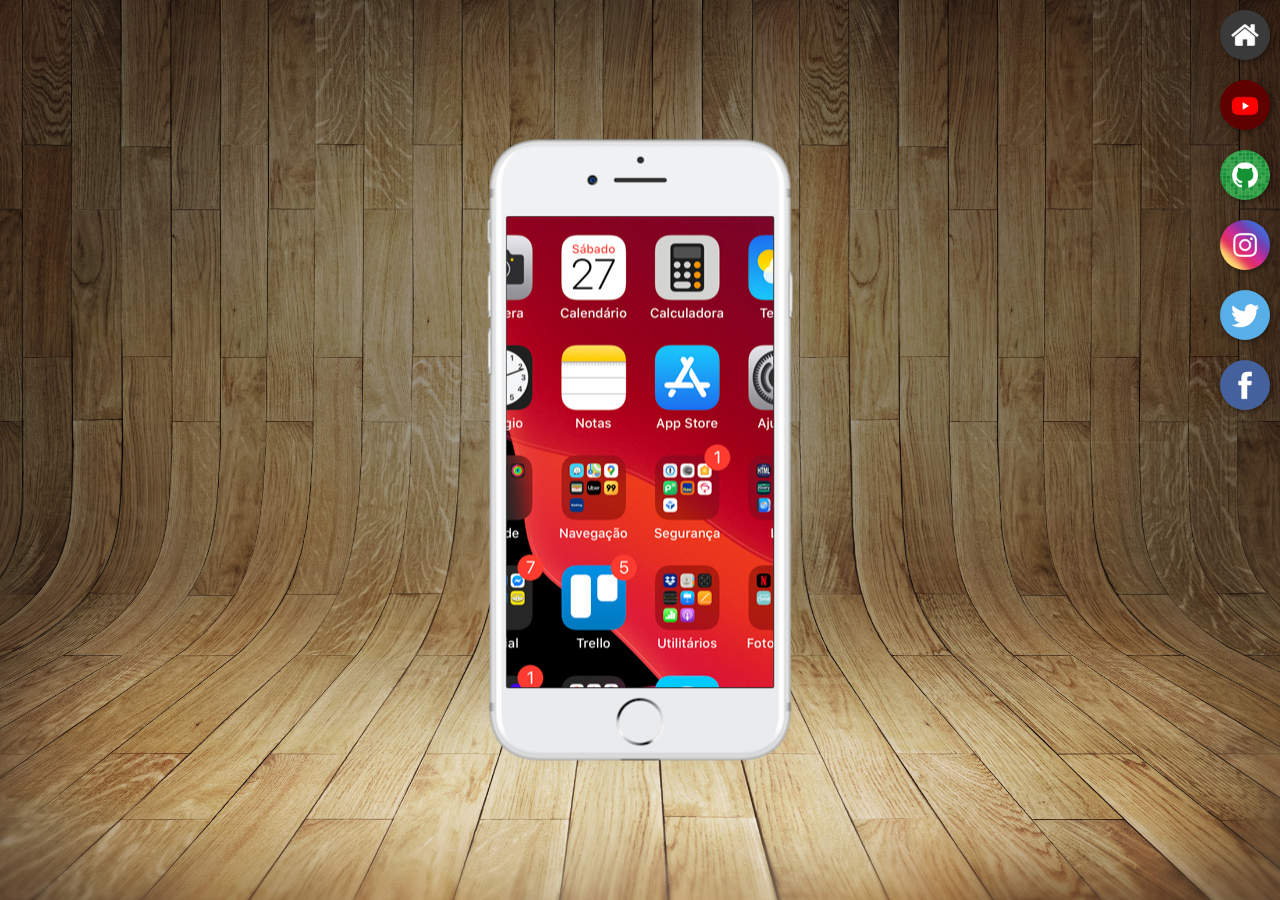
<file: index.html>
<html lang="pt-br">
<head>
    <meta charset="UTF-8">
    <meta http-equiv="X-UA-Compatible" content="IE=edge">
    <meta name="viewport" content="width=device-width, initial-scale=1.0">
    <link rel="shortcut icon" href="favicon.ico" type="image/x-icon">
    <link rel="stylesheet" href="style.css">
    <title>Projeto Redes Sociais</title>
</head>
<body>
    <main>
        <section id="telefone">
            <iframe src="home.html" name="tela" id="tela" frameborder="0">
                Seu navegador não é compativel com isso.
            </iframe>
        </section>
        <section id="redes-sociais">

            <a href="#" target="tela"><img src="pacote-d013/imagens/logo-home.jpg" alt="Home"></a><br>

            <a href="youtube.html" target="tela"><img src="pacote-d013/imagens/logo-youtube.jpg" alt="Youtube"></a><br>

            <a href="github.html" target="tela"><img src="pacote-d013/imagens/logo-github.jpg" alt="logo-github"></a><br>

            <a href="Instagram.html" target="tela"><img src="pacote-d013/imagens/logo-instagram.jpg" alt="logo-instagram"></a><br>

            <a href="twitter.html" target="tela"><img src="pacote-d013/imagens/logo-twitter.jpg" alt="logo-twitter"></a><br>

            <a href="facebook.html" target="tela"><img src="pacote-d013/imagens/logo-facebook.jpg" alt="logo-facebook"></a><br>
        </section>
    </main>
</body>
</html>
</file>
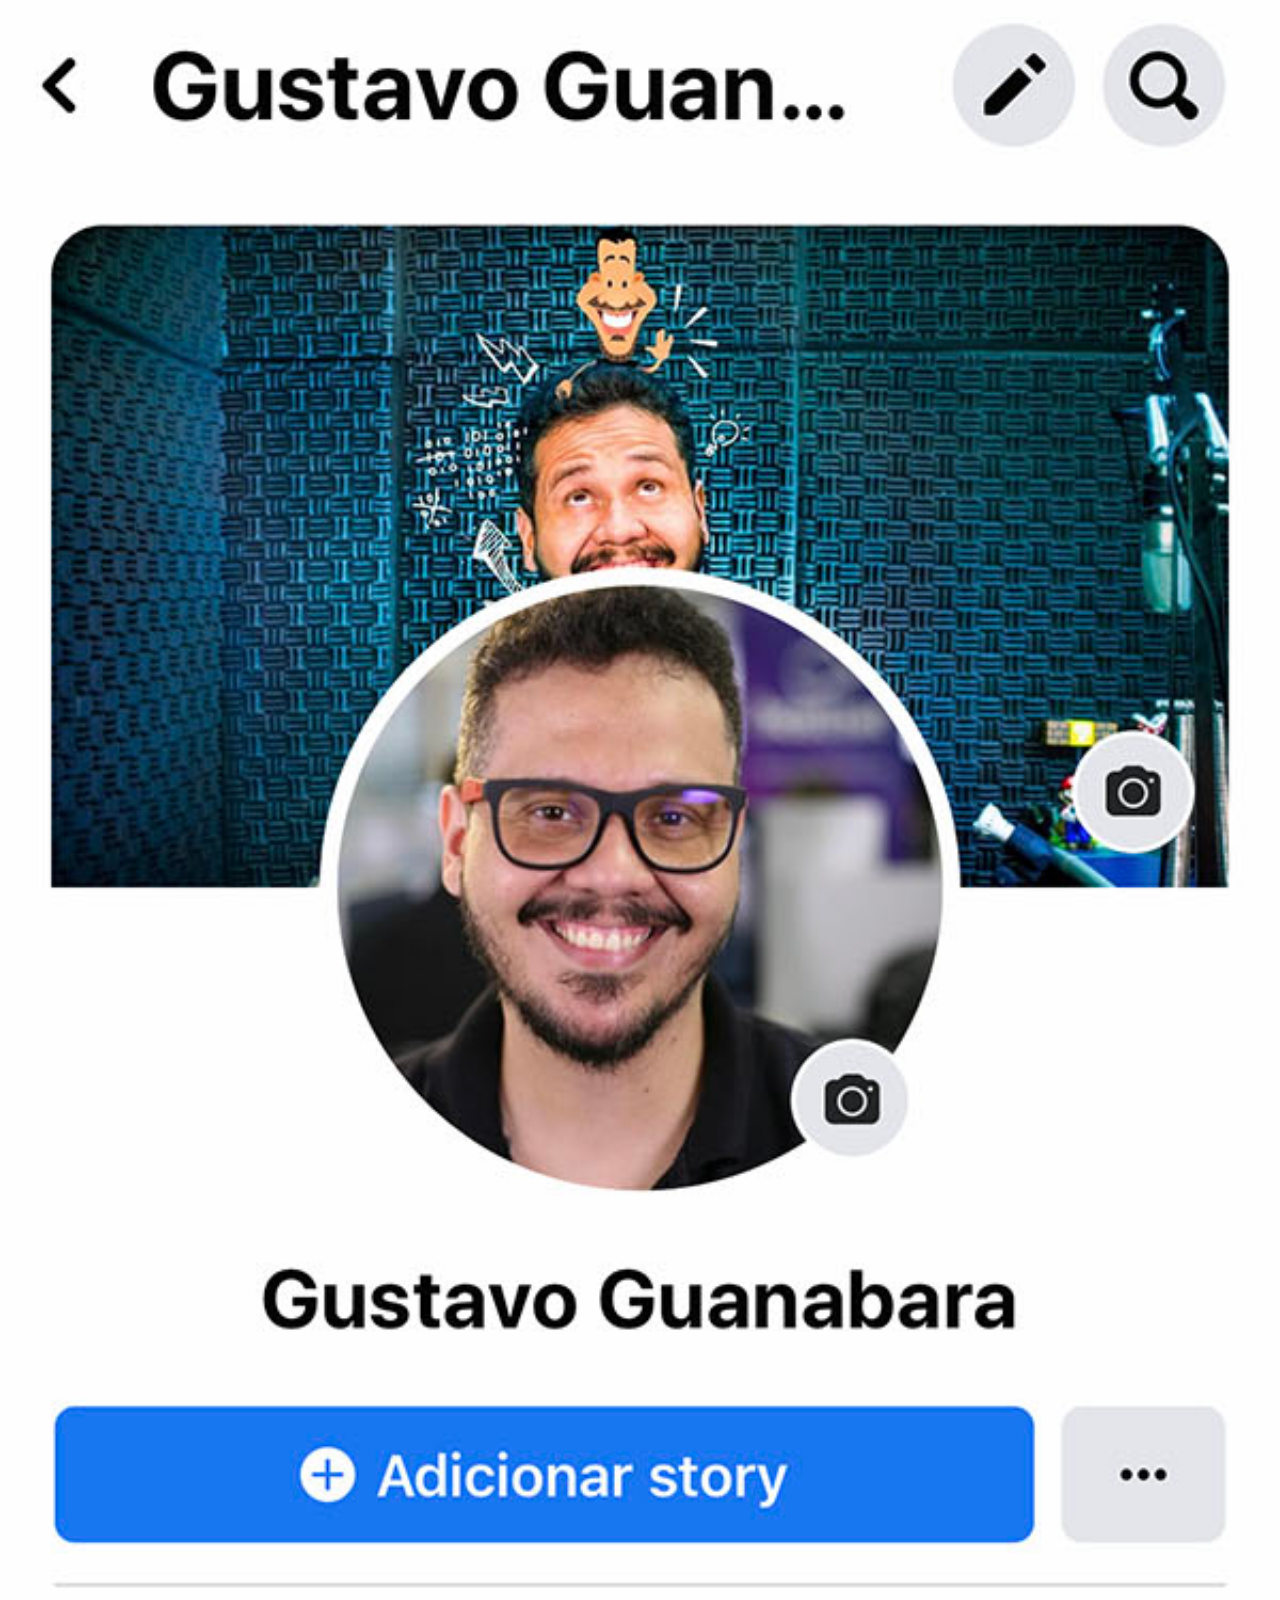
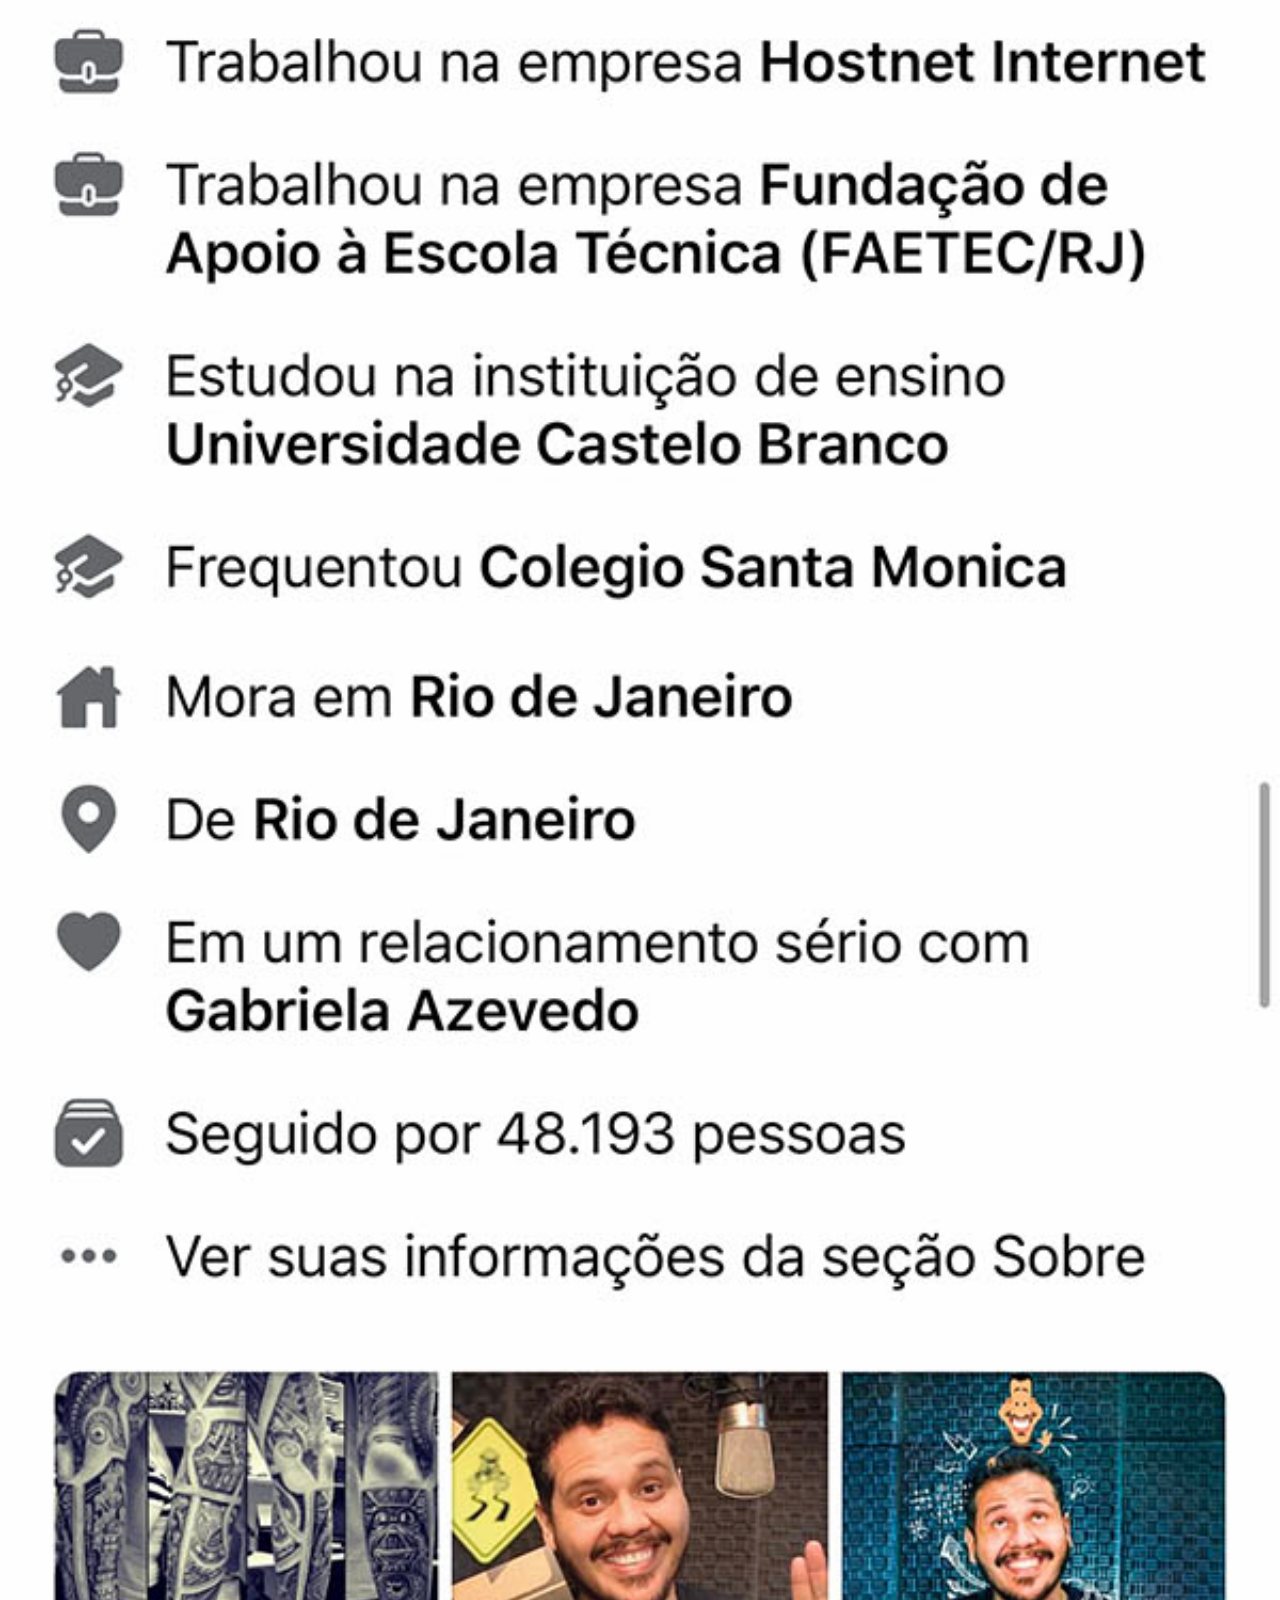
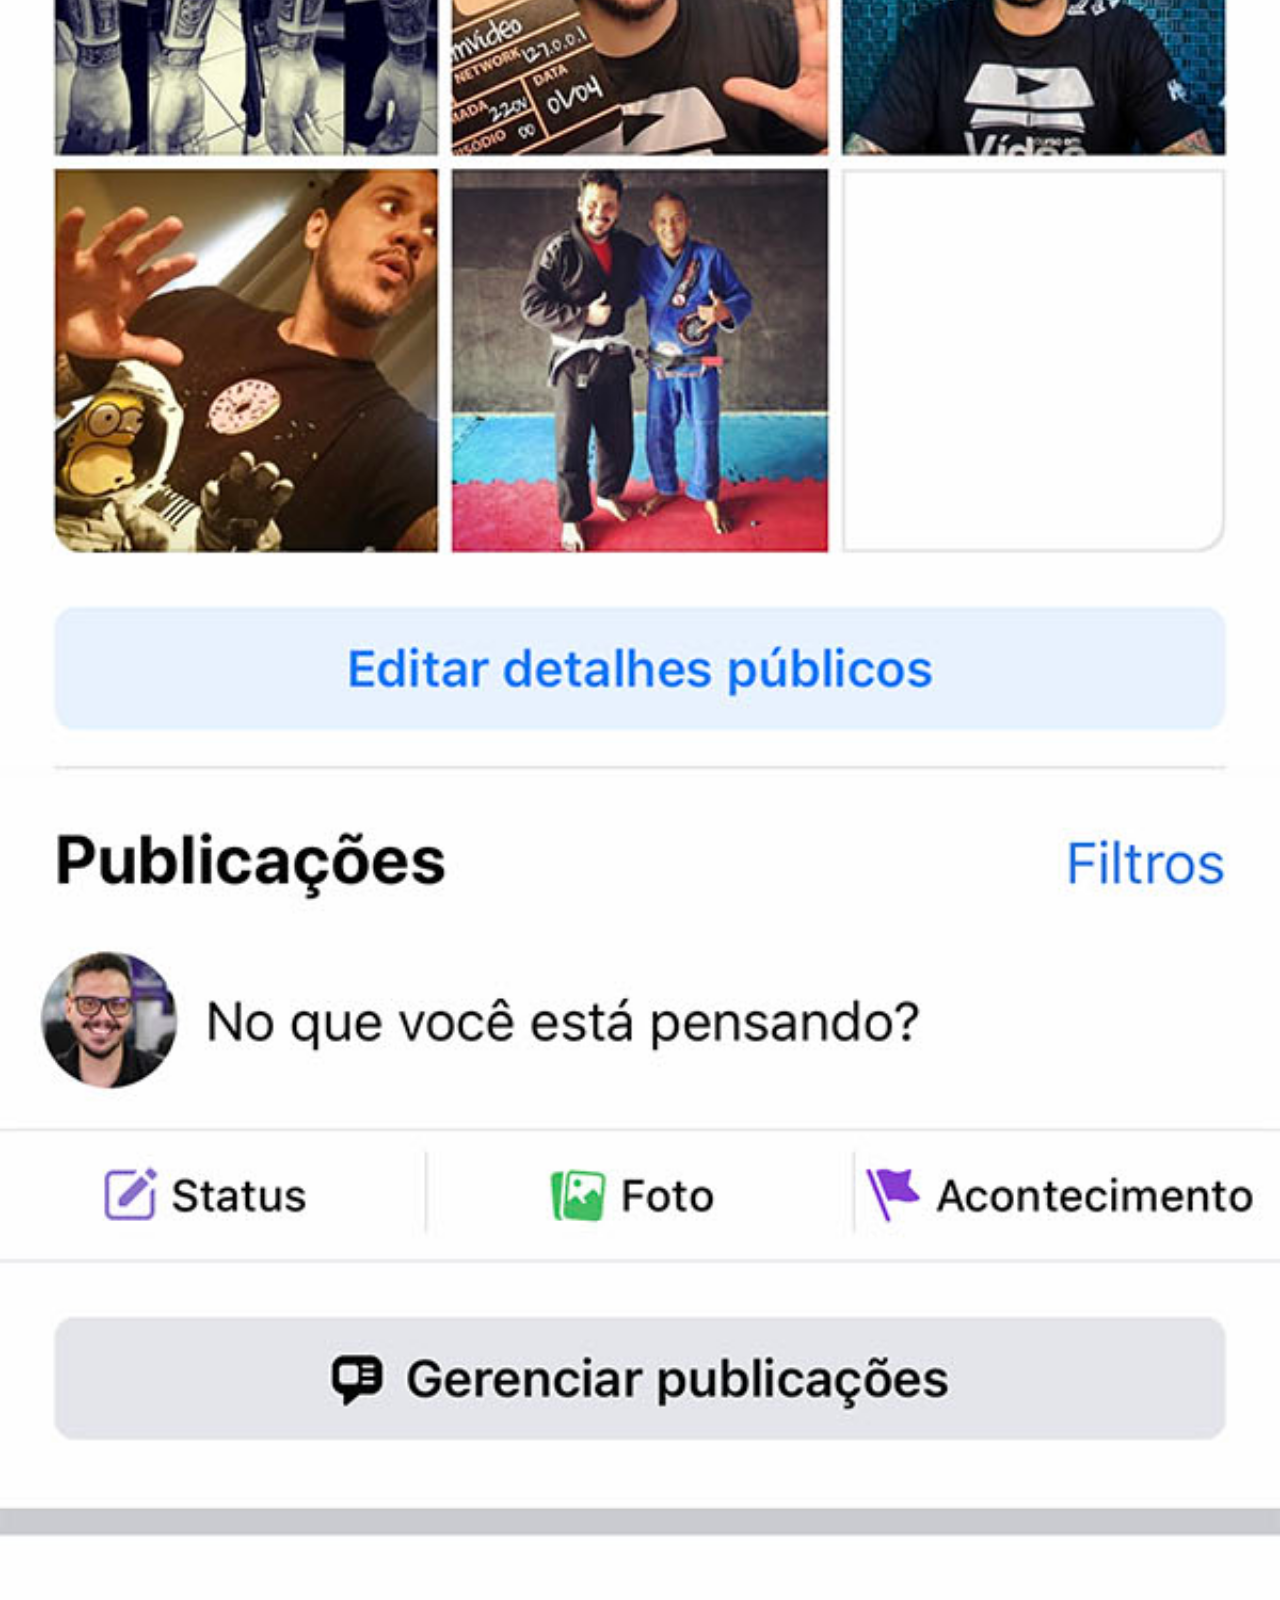
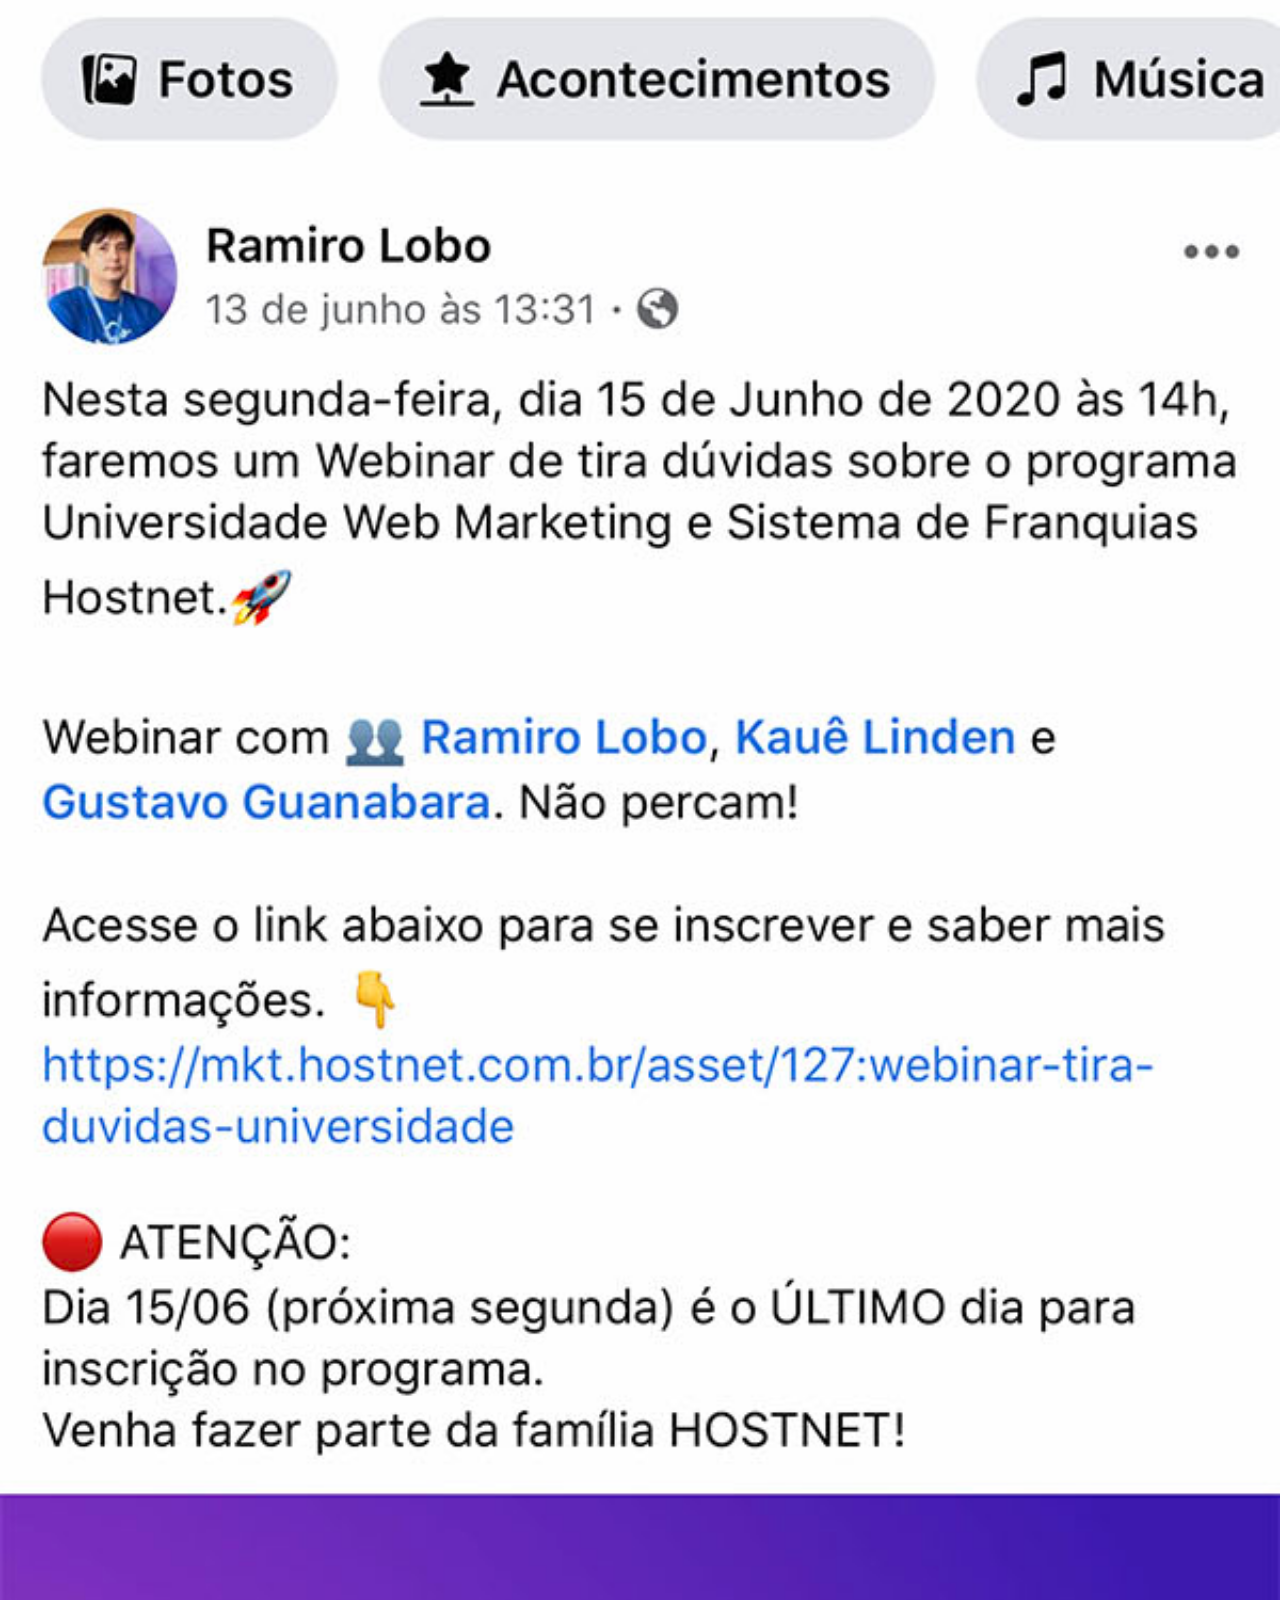
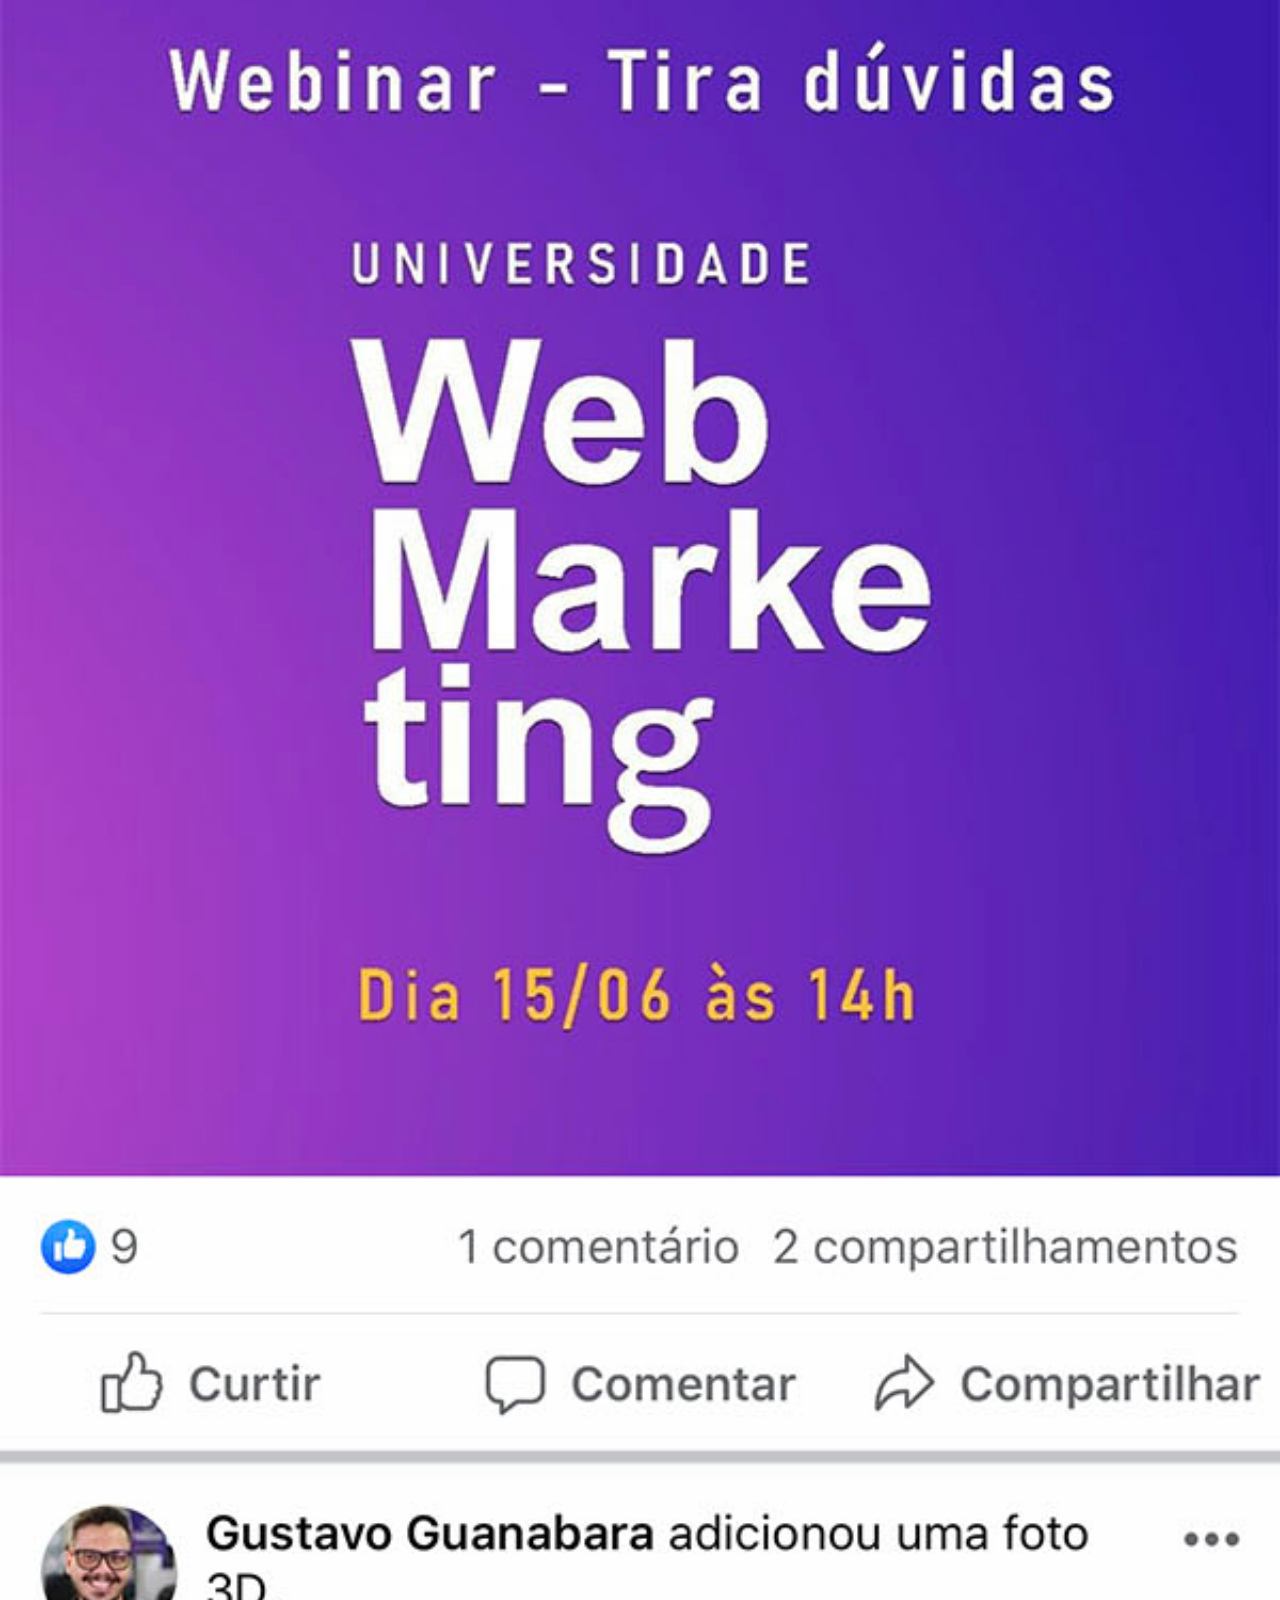
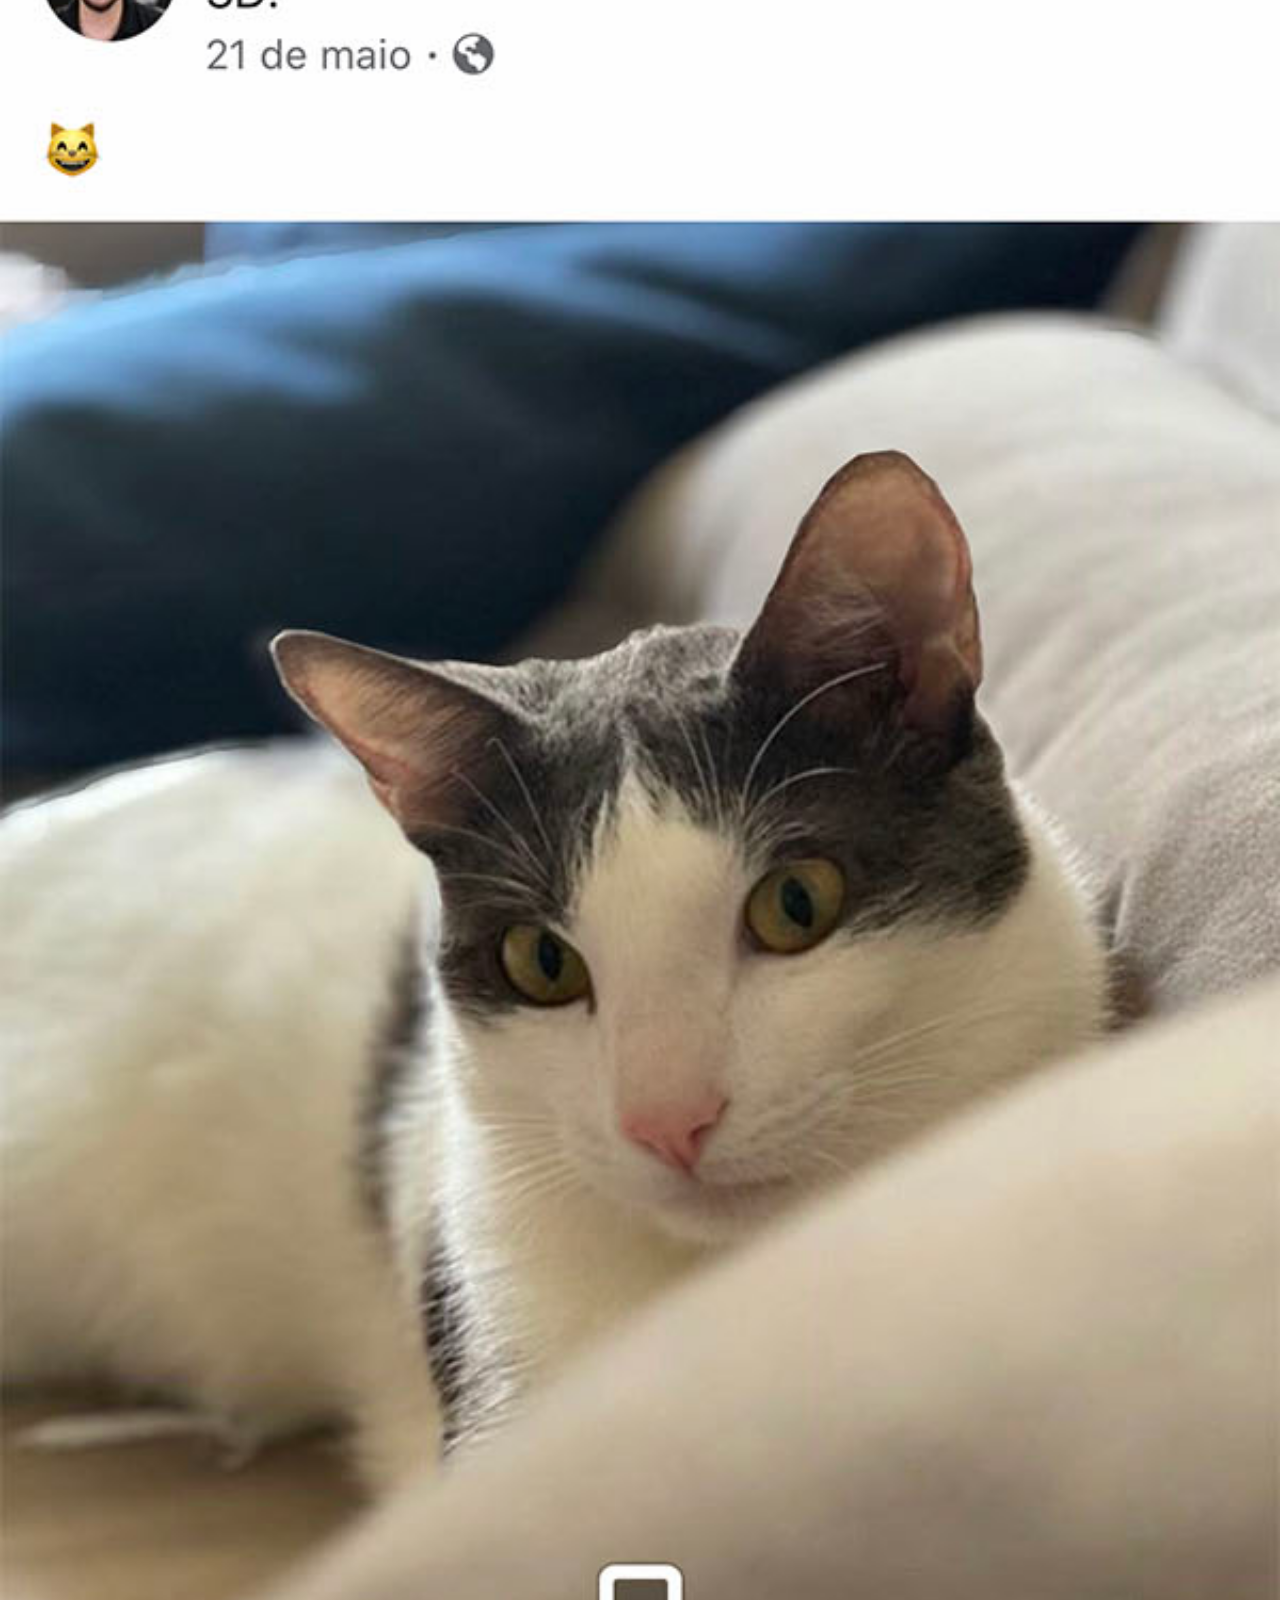
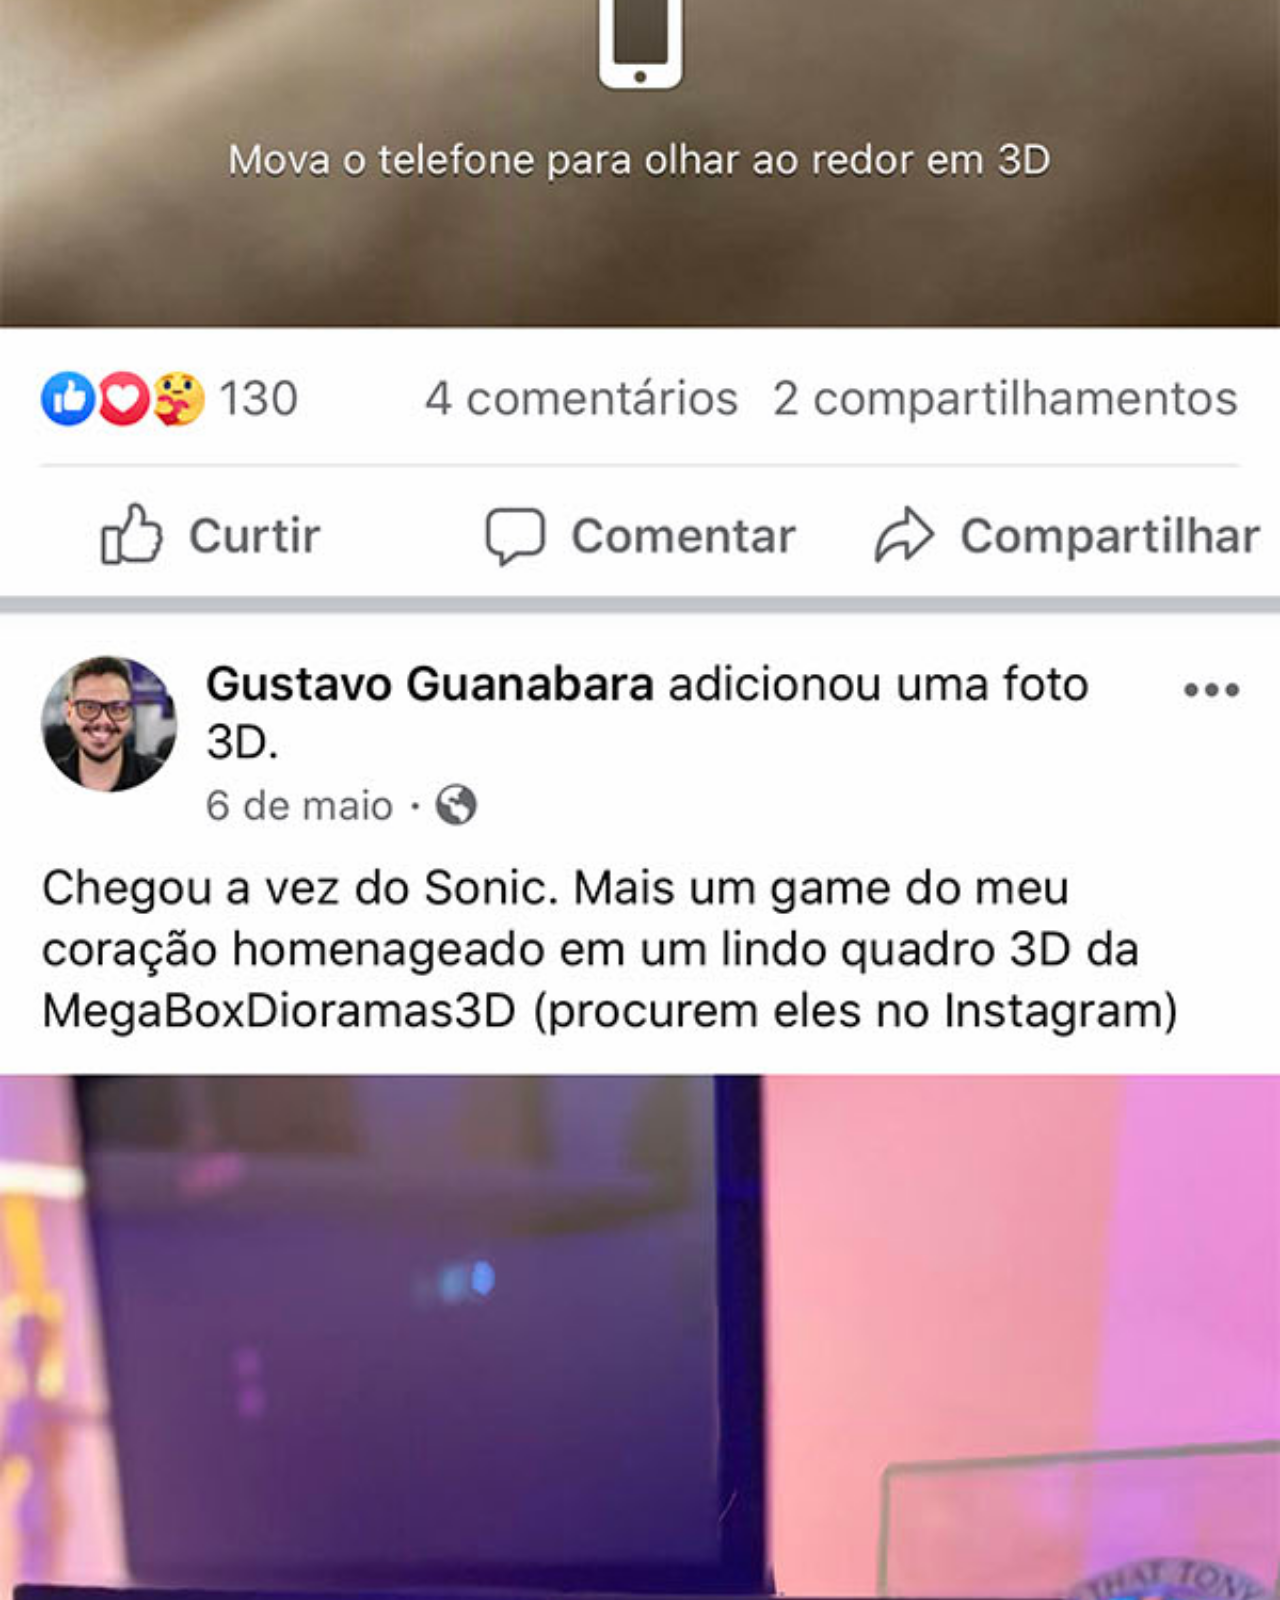
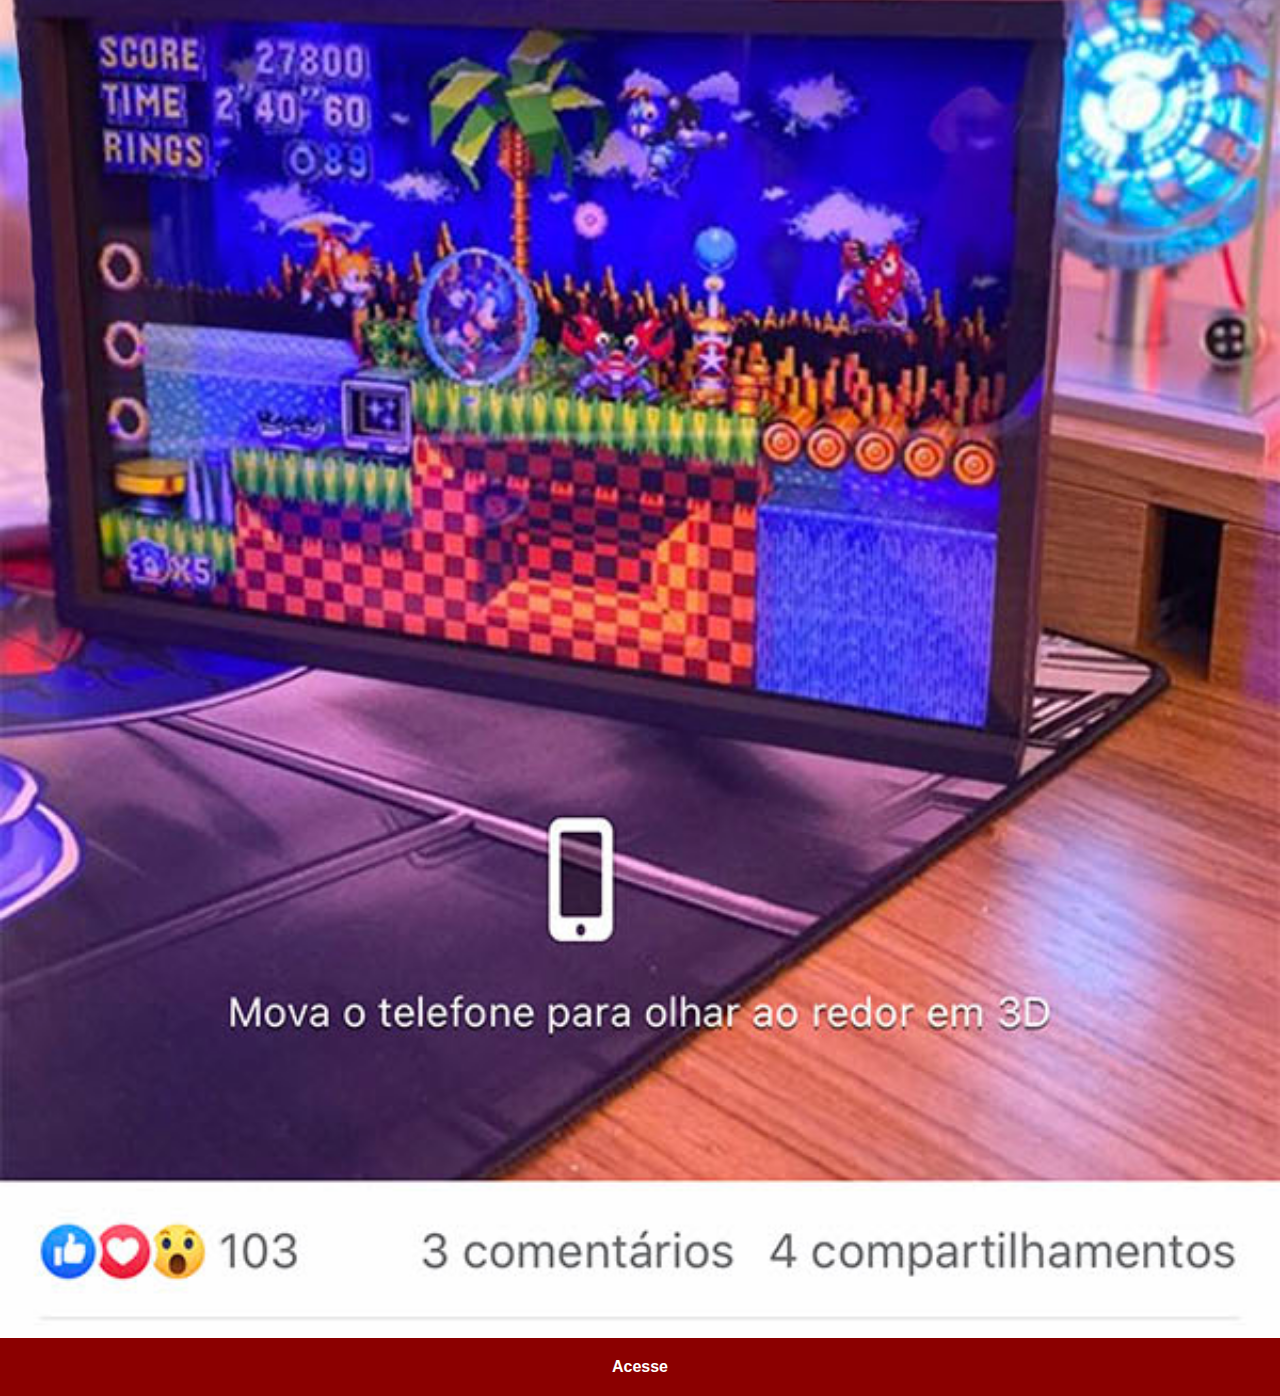
<file: facebook.html>
<html lang="pt-br">
<head>
    <meta charset="UTF-8">
    <meta http-equiv="X-UA-Compatible" content="IE=edge">
    <meta name="viewport" content="width=device-width, initial-scale=1.0">
    <title>Facebook</title>
    <link rel="stylesheet" href="estilos/social.css">
</head>
<body>
    <img src="pacote-d013/imagens/tela-facebook.jpg" alt="tela-facebook">
    <a href="https://pt-br.facebook.com/" target="_blank">Acesse</a>
</body>
</html>
</file>
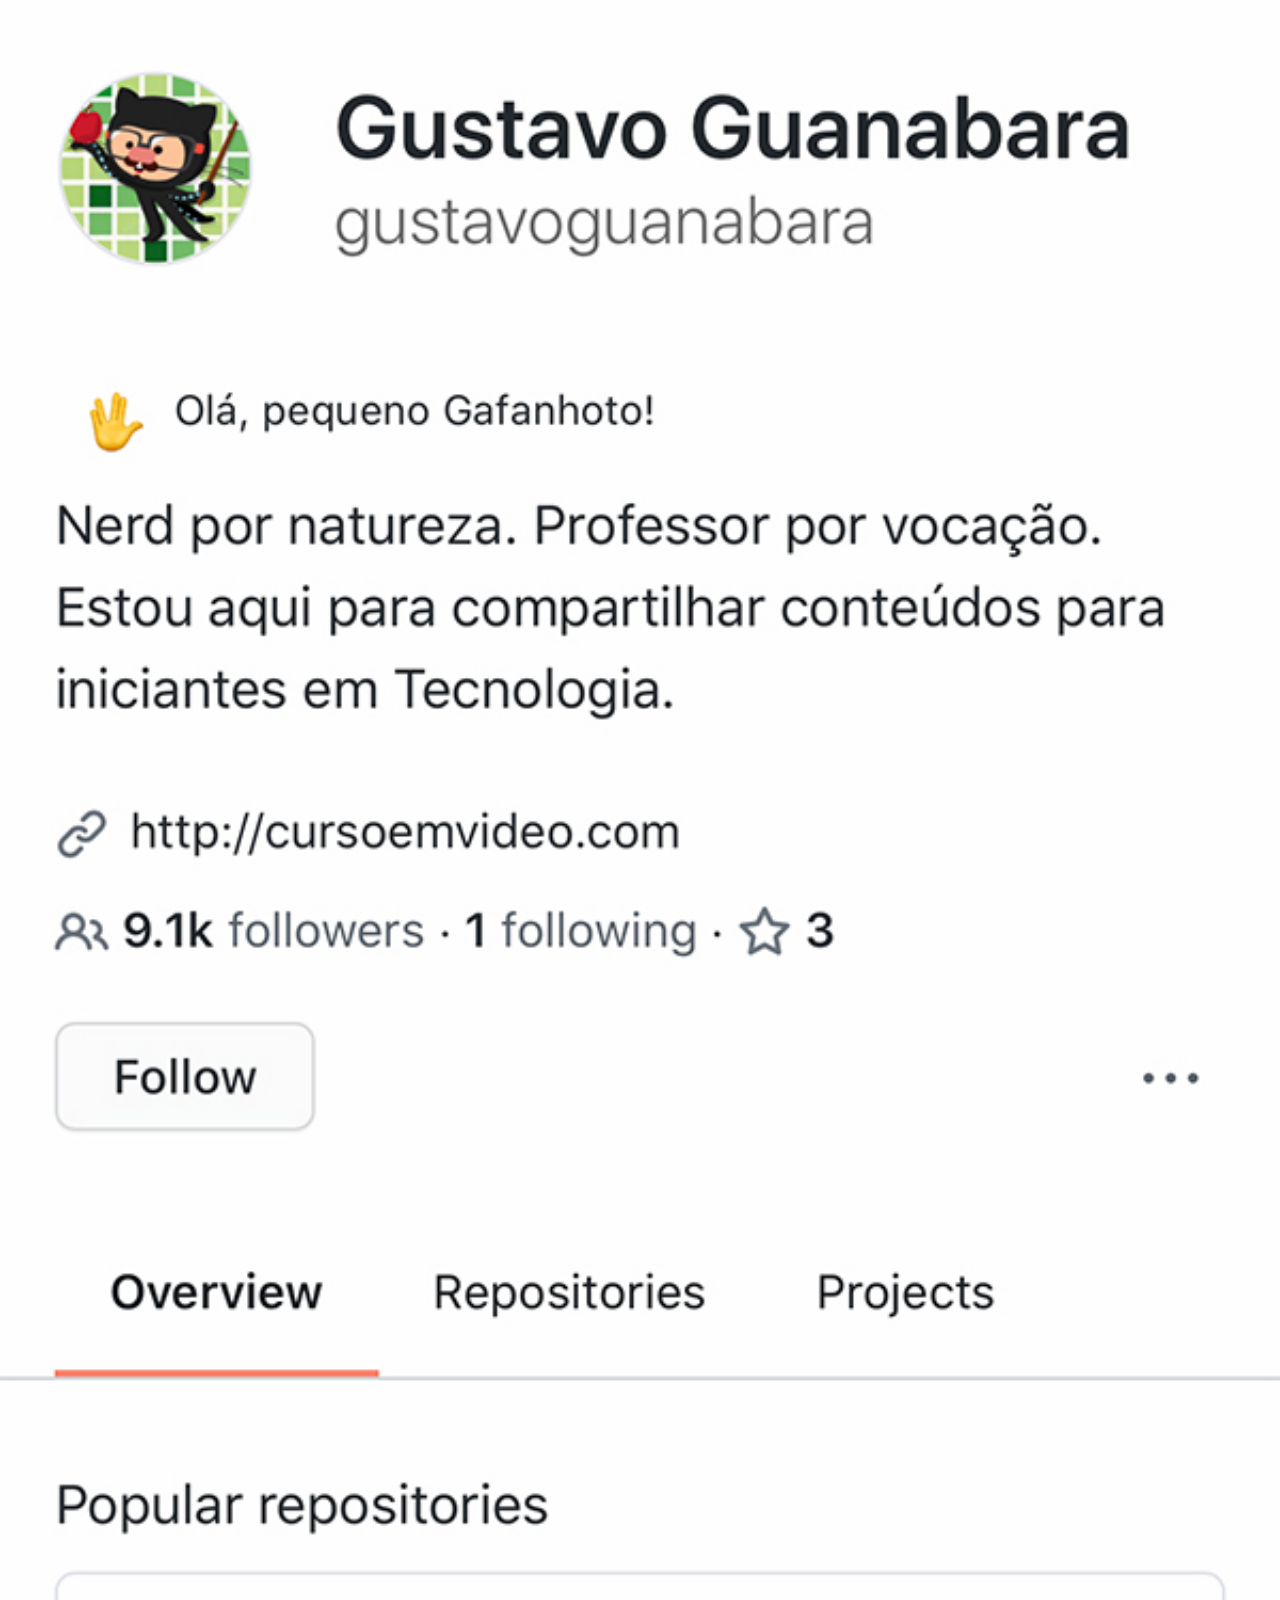
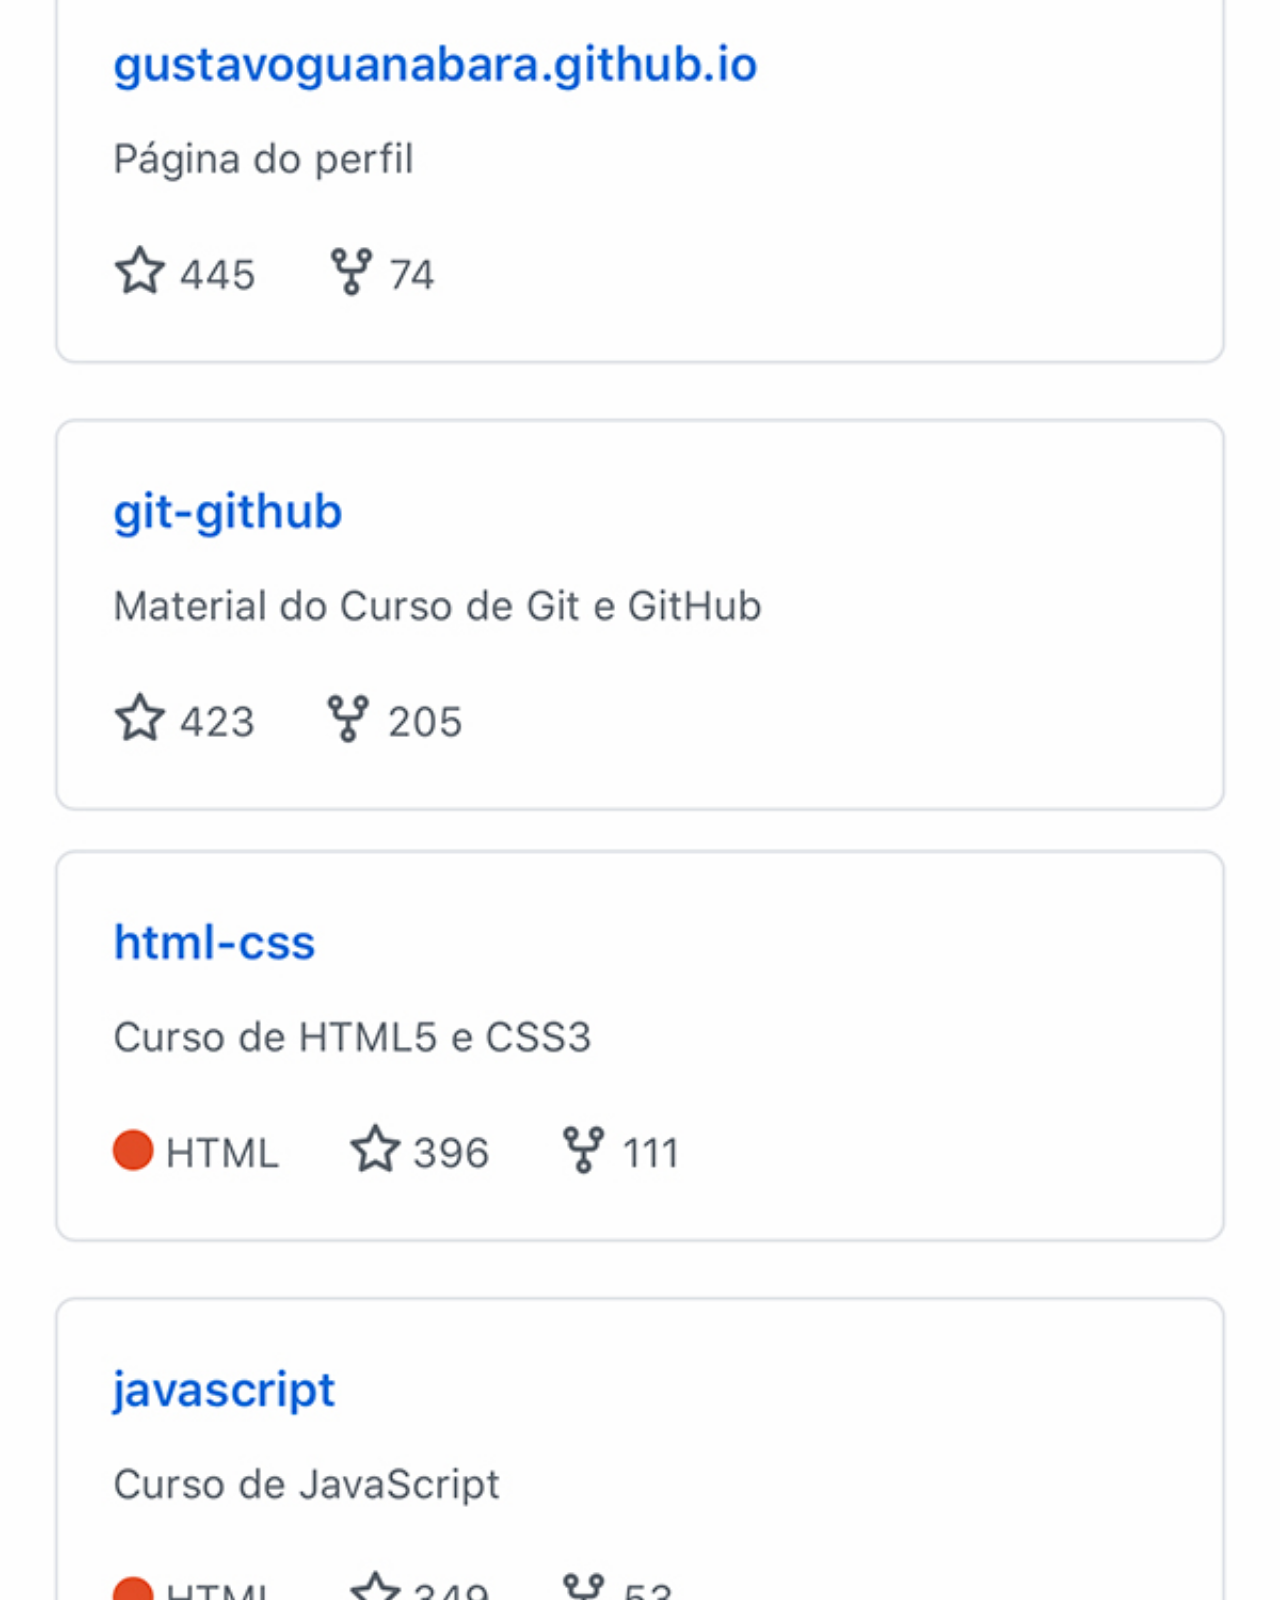
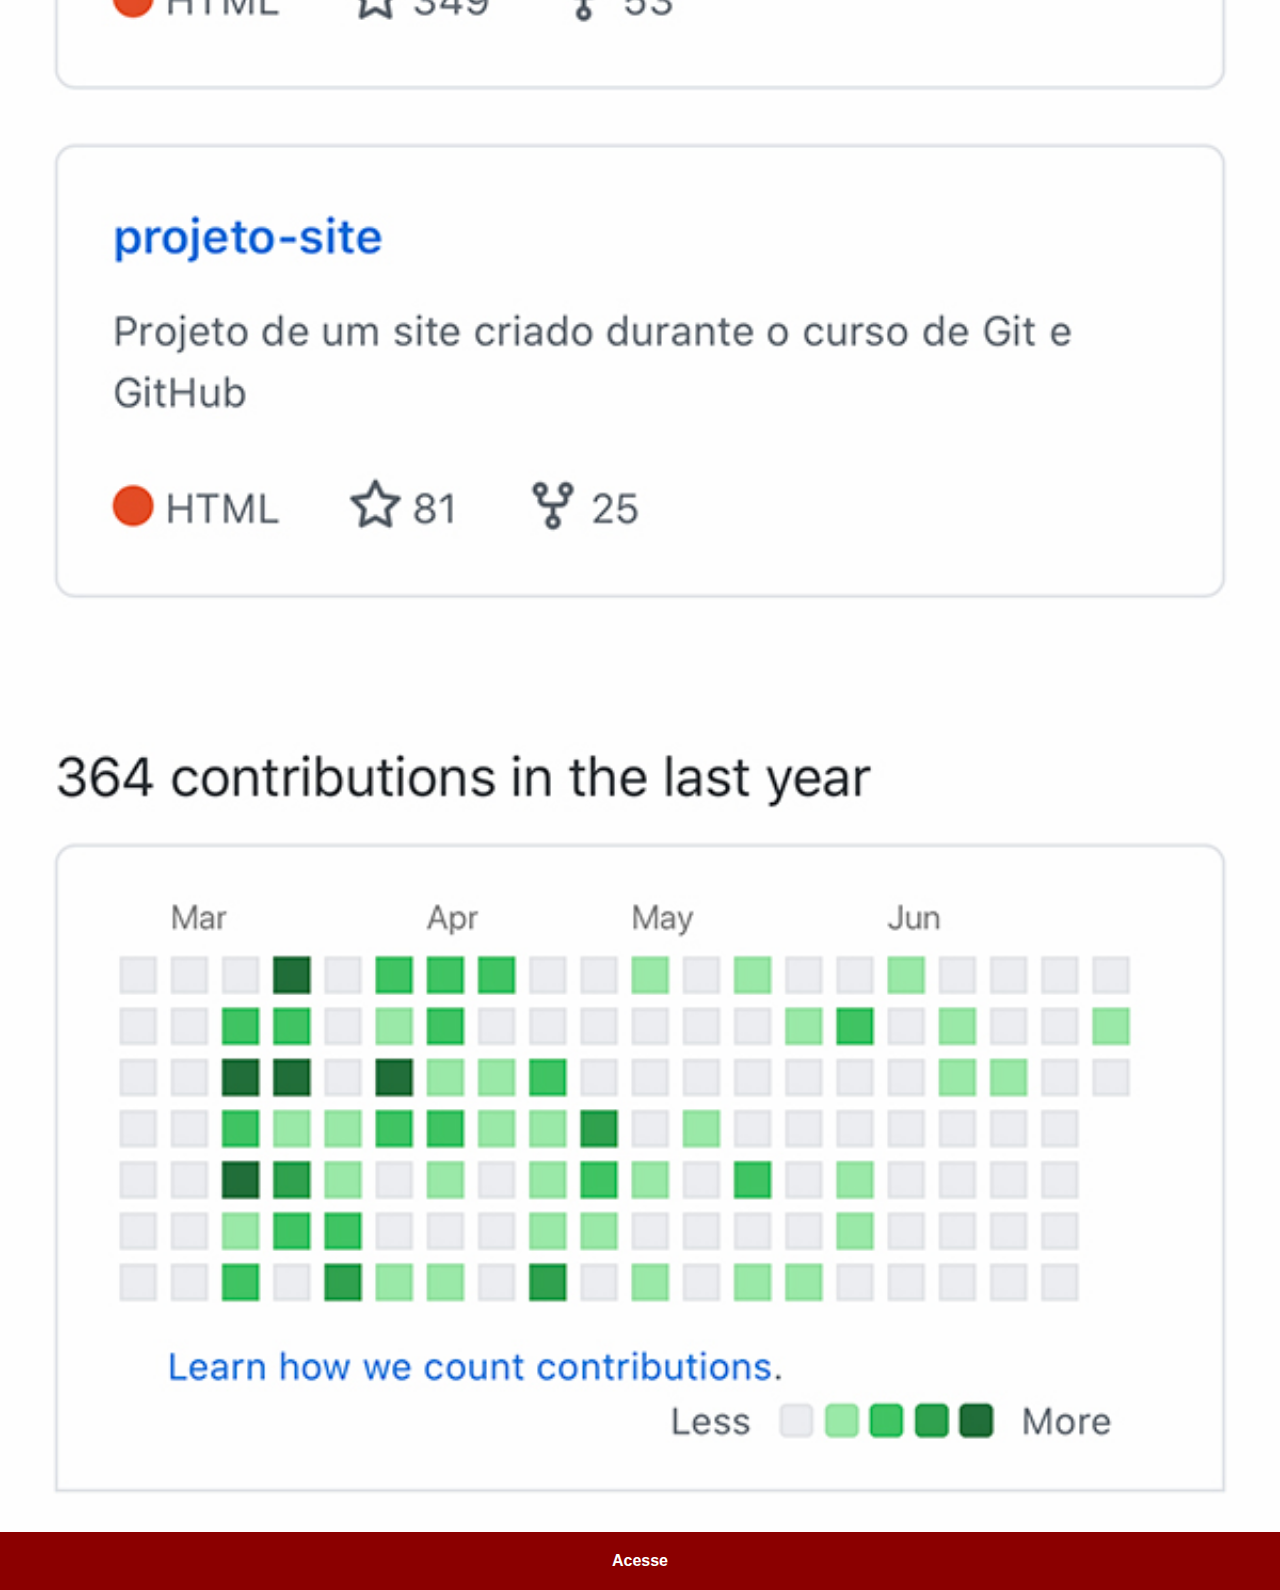
<file: github.html>
<html lang="pt-br">
<head>
    <meta charset="UTF-8">
    <meta http-equiv="X-UA-Compatible" content="IE=edge">
    <meta name="viewport" content="width=device-width, initial-scale=1.0">
    <title>GitHub</title>
    <link rel="stylesheet" href="estilos/social.css">
</head>
<body>
    <img src="pacote-d013/imagens/tela-github.jpg" alt="GitHub">
    <a href="https://github.com/gustavoguanabara" target="tela">Acesse</a>
</body>
</html>
</file>
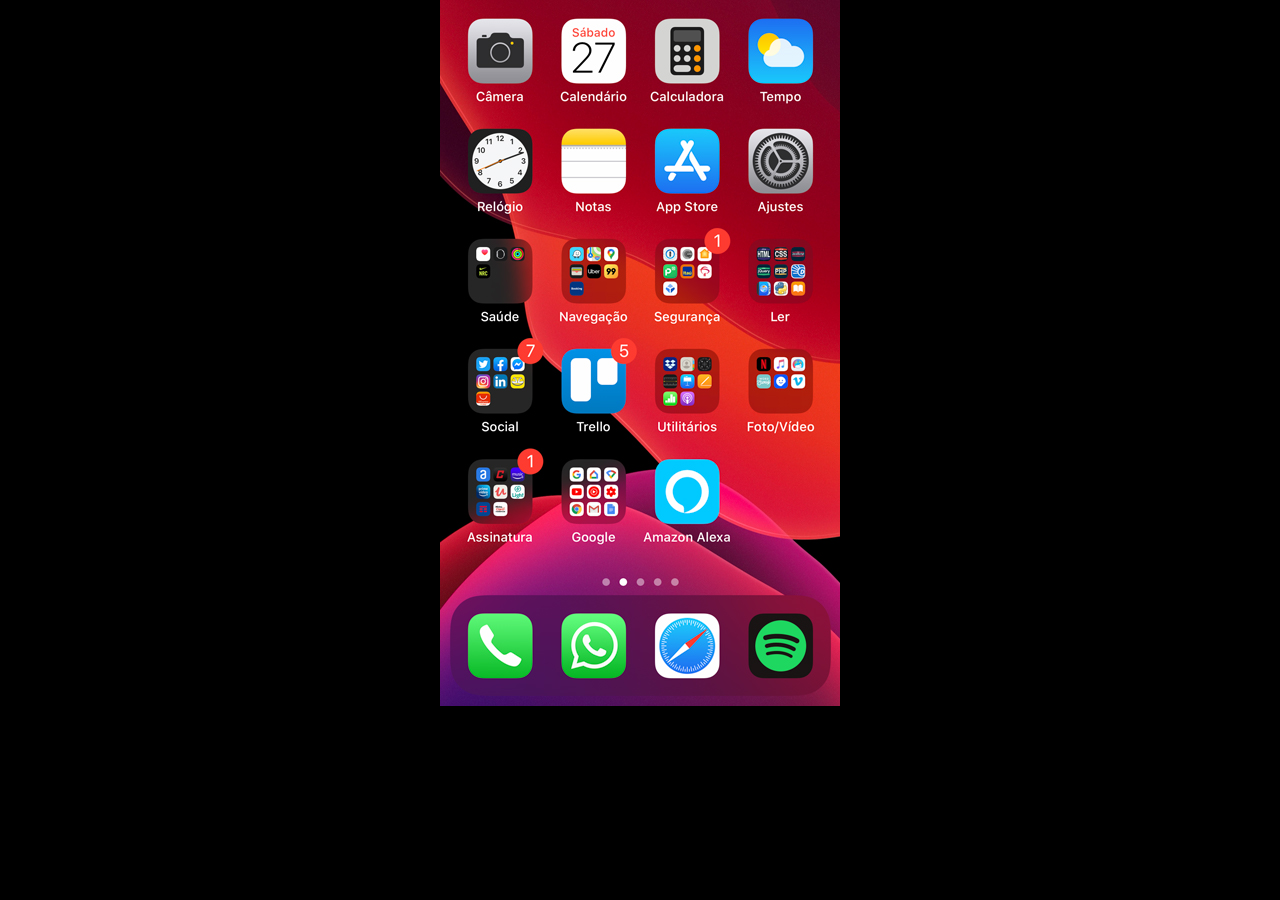
<file: home.html>
<html lang="pt-br">
<head>
    <meta charset="UTF-8">
    <meta http-equiv="X-UA-Compatible" content="IE=edge">
    <meta name="viewport" content="width=device-width, initial-scale=1.0">
    <title>Home</title>
</head>
<style>
    *{
        margin: 0px;
        padding: 0px;
    }

    body{
        width: 100vw;
        height: 100vh;
        background: black url('pacote-d013/imagens/tela-home.jpg') no-repeat top center;
    }
</style>
<body>
    
</body>
</html>
</file>
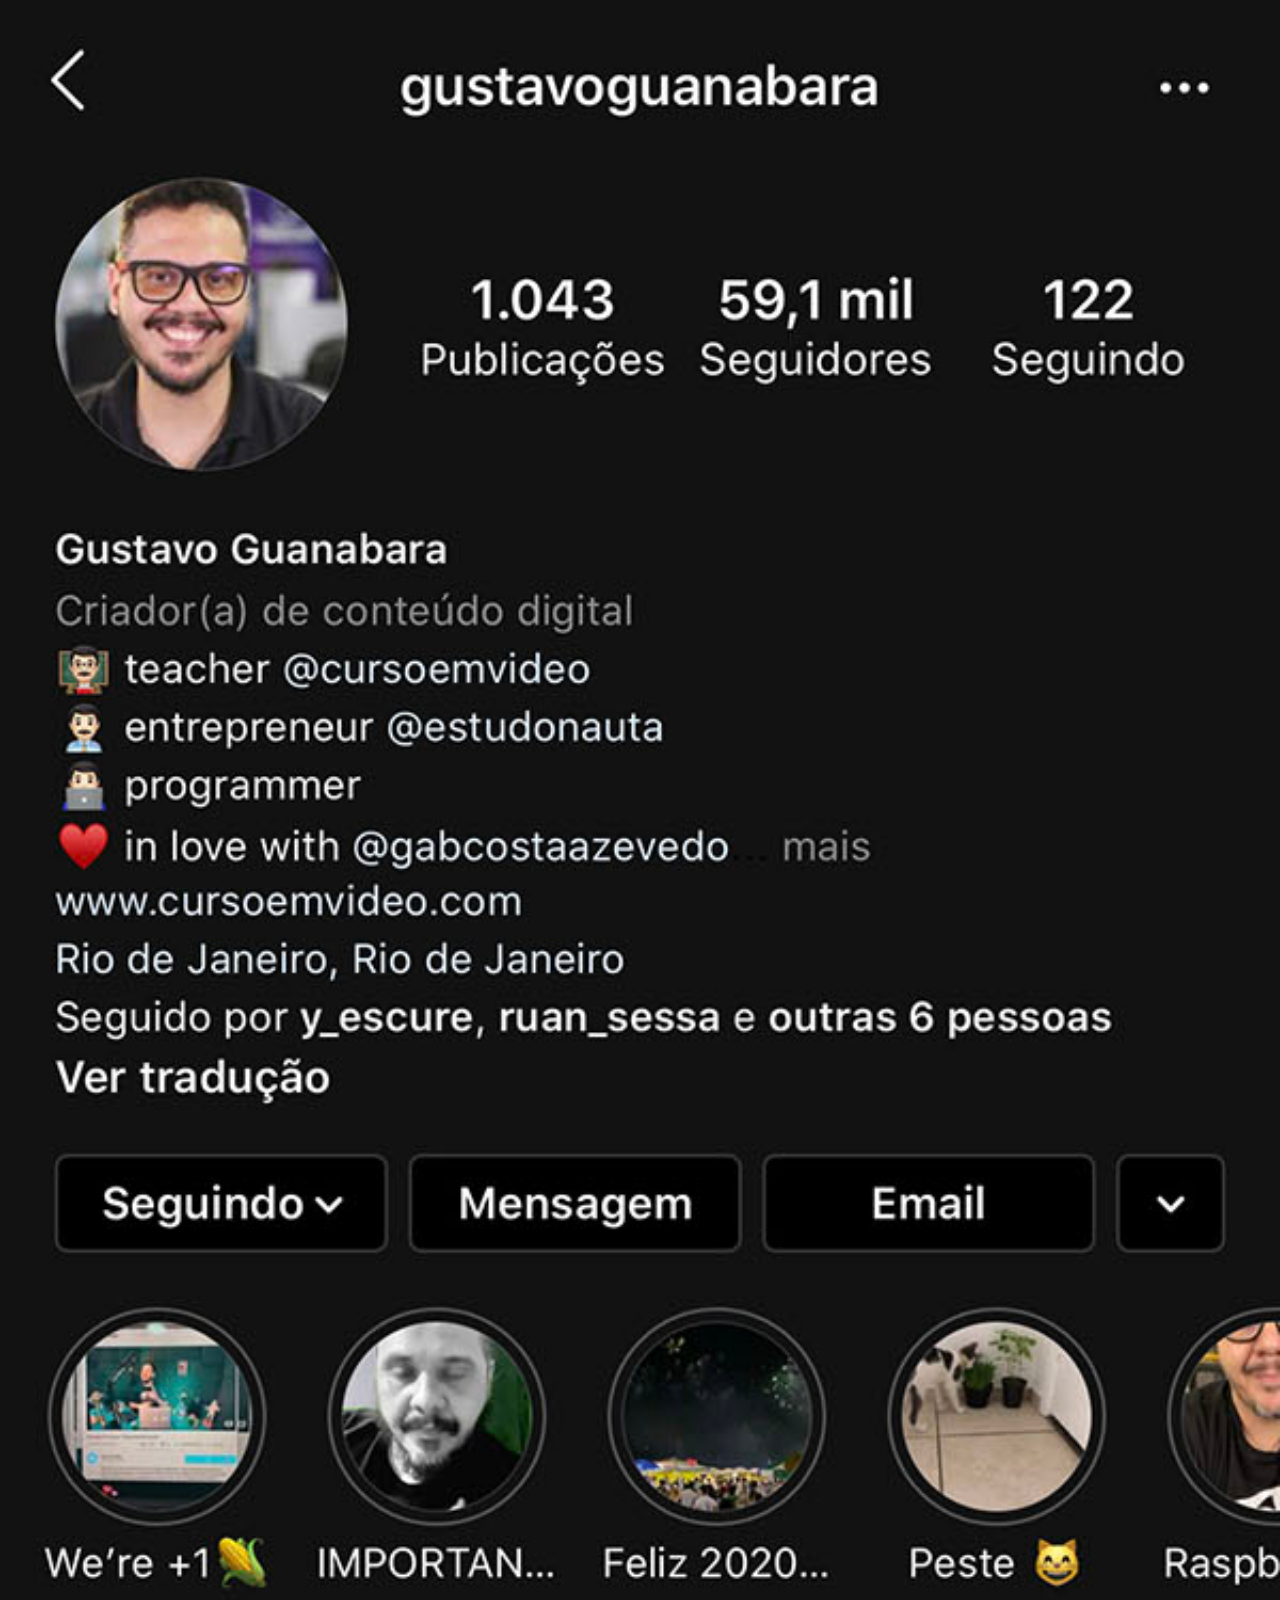
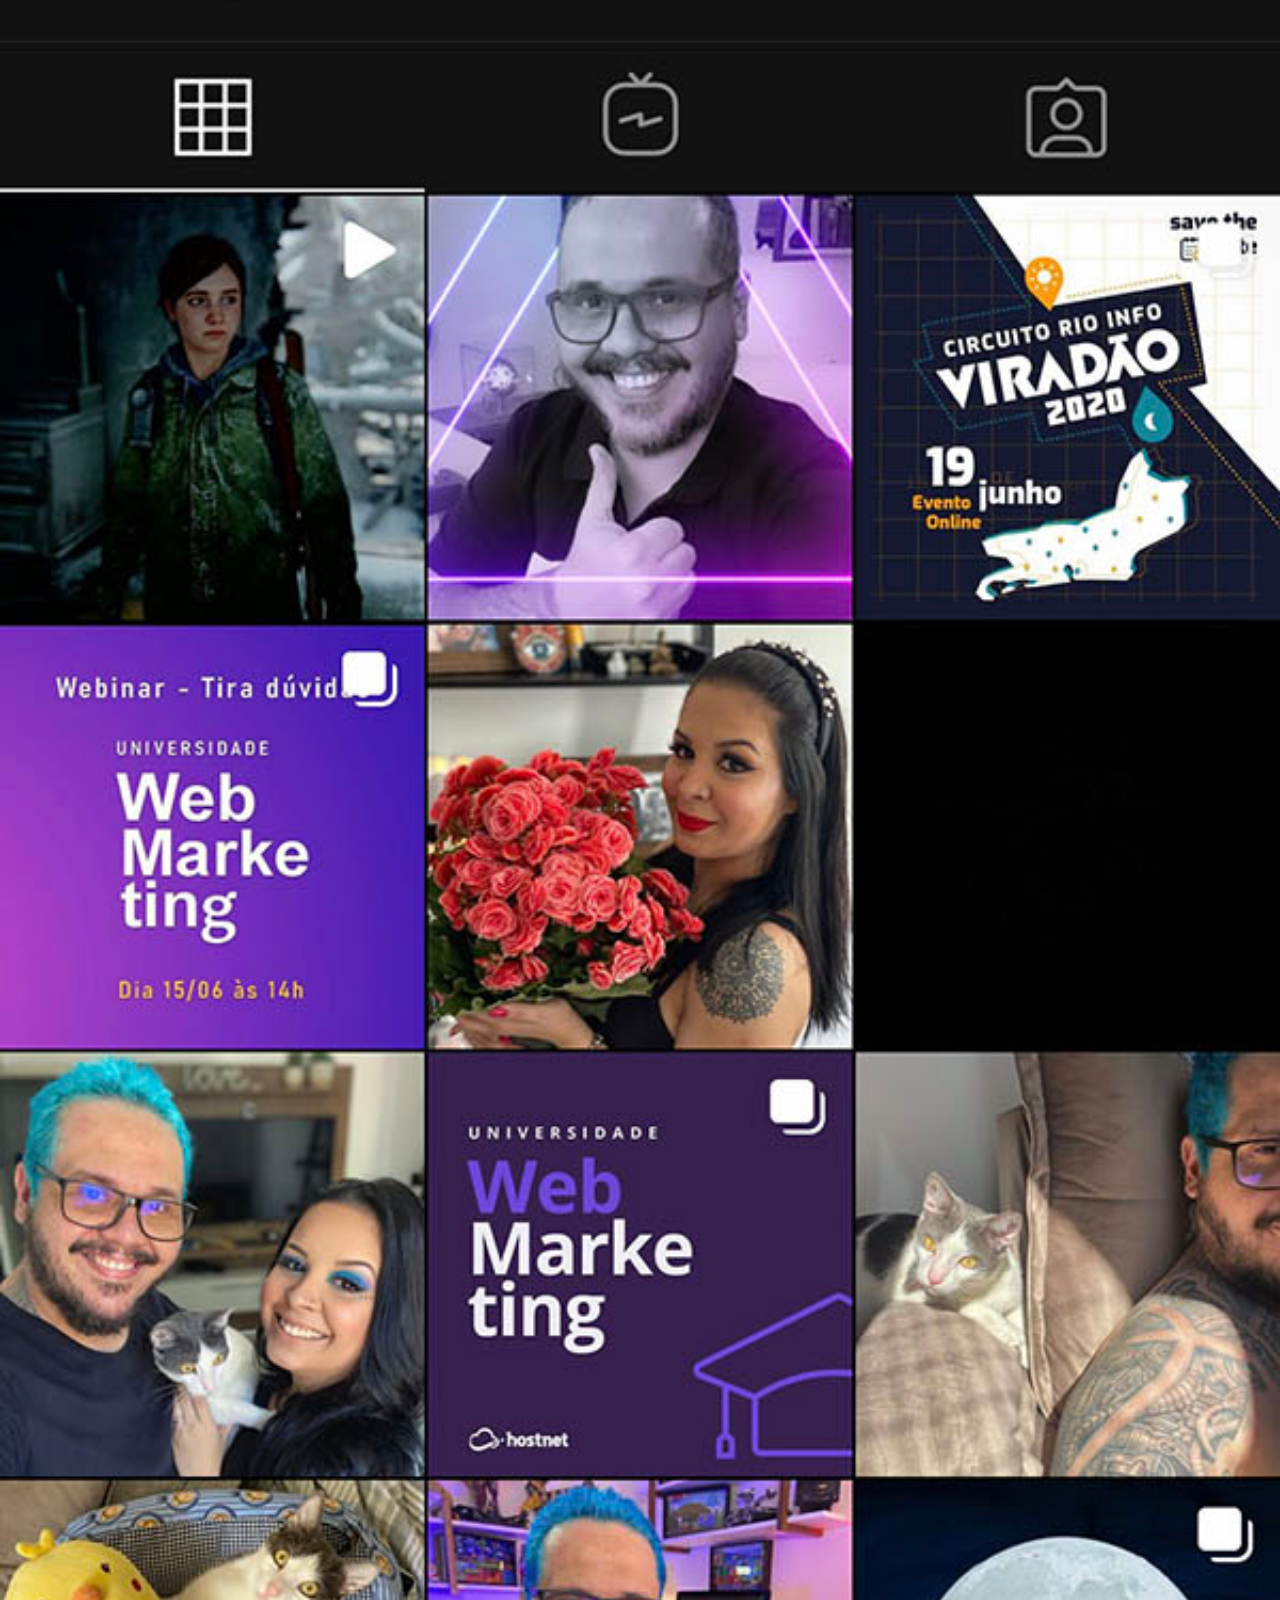
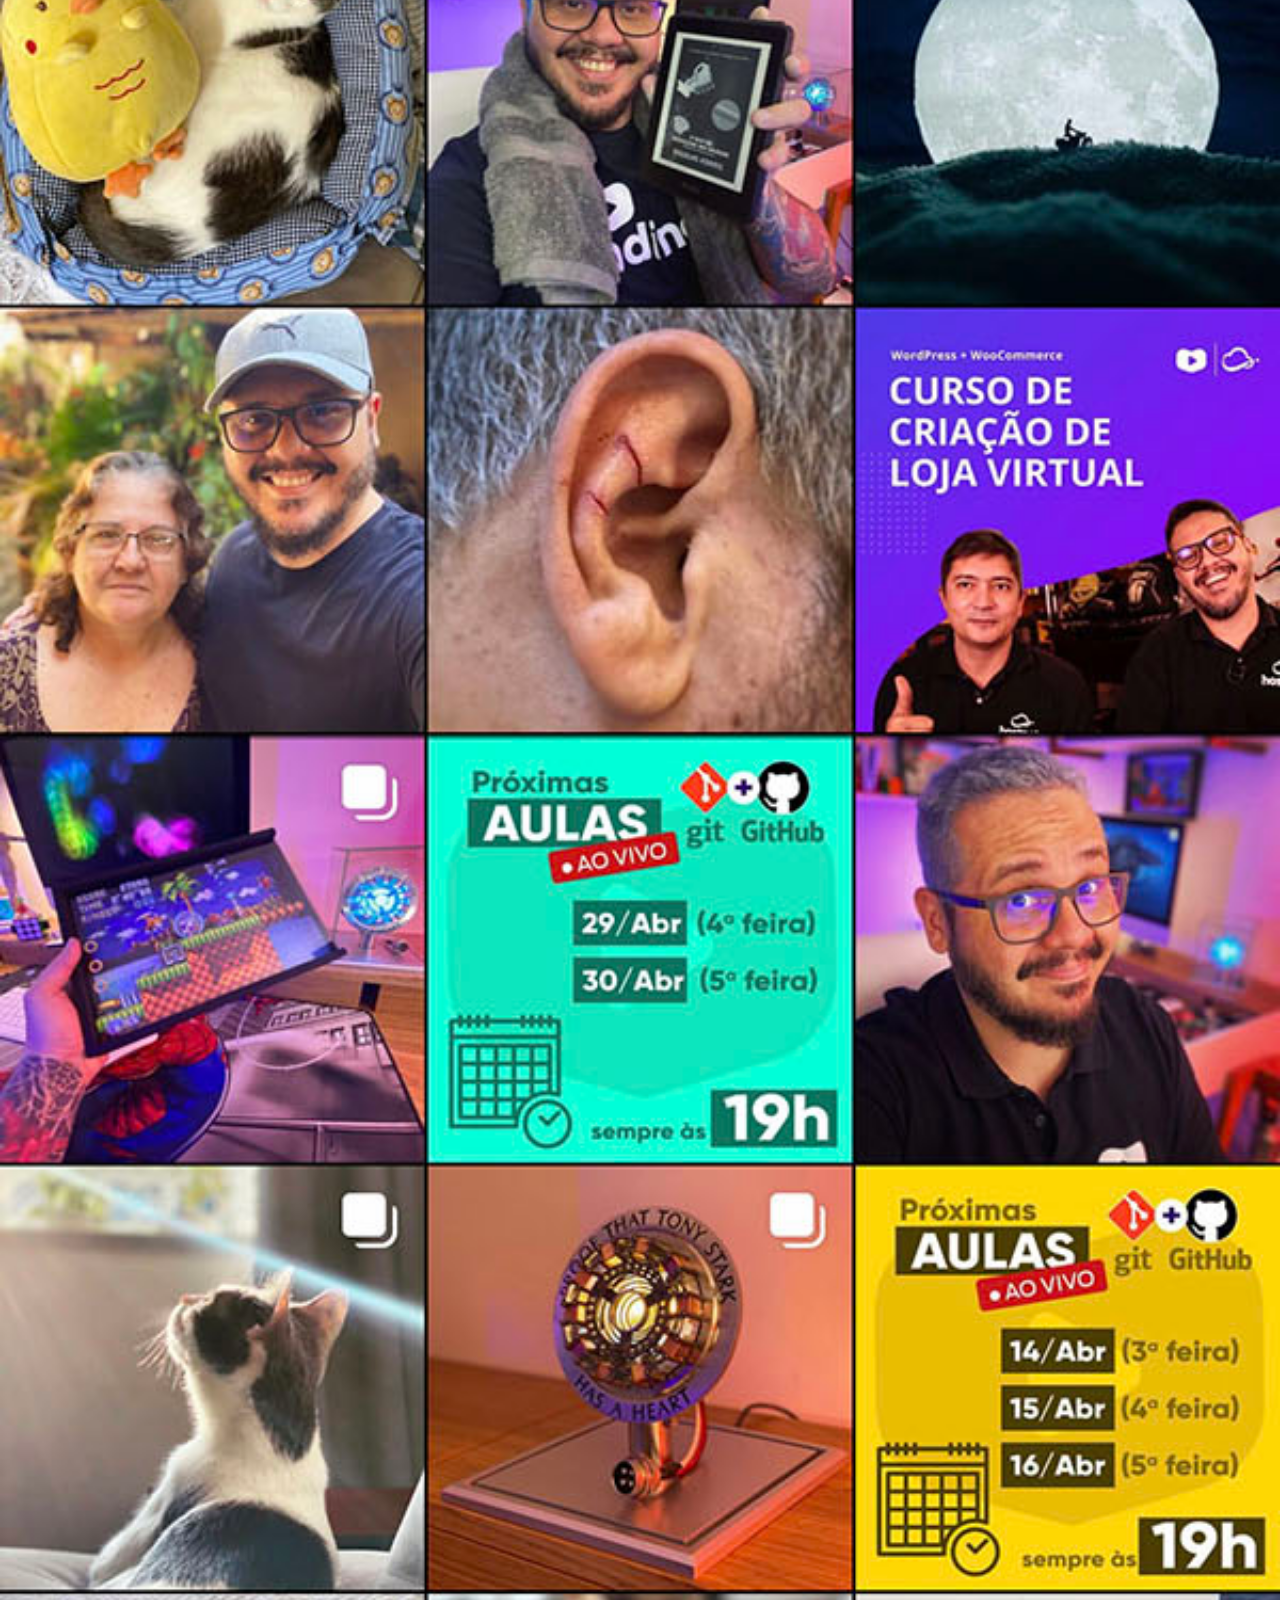
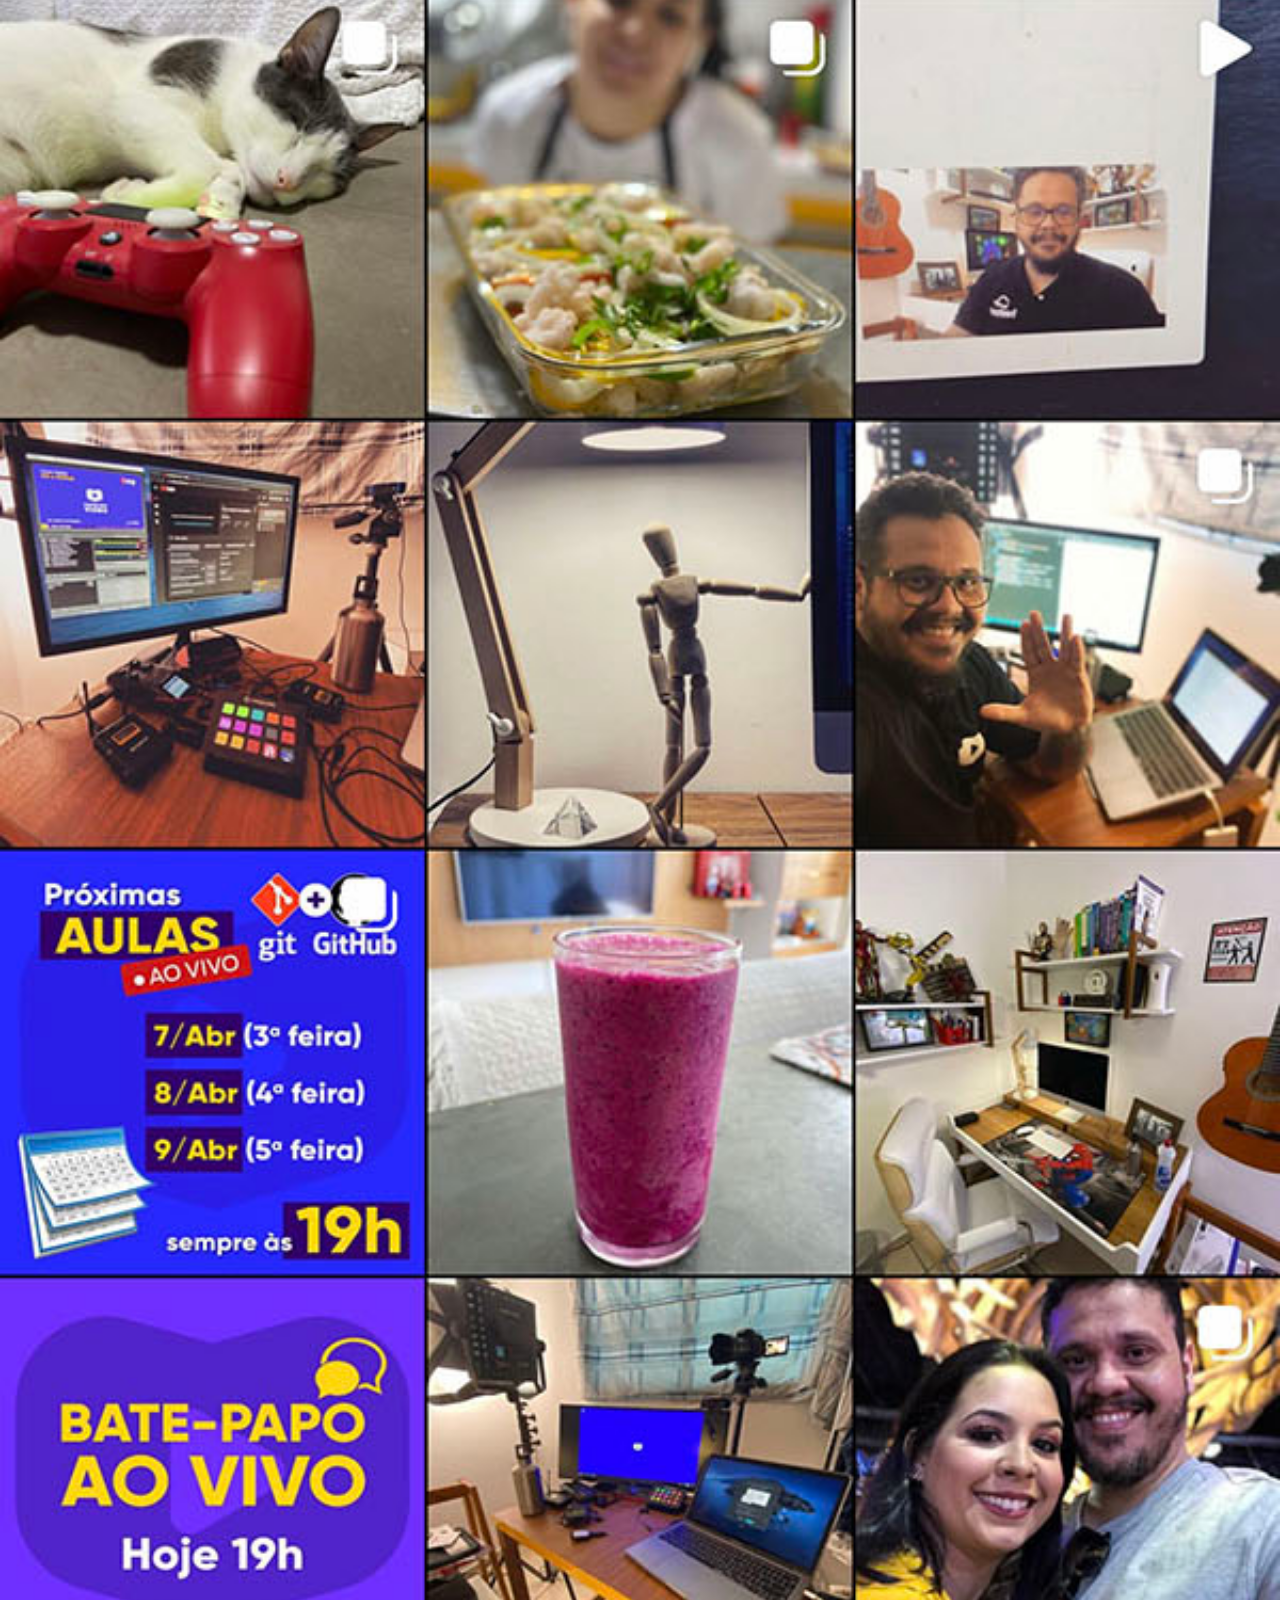
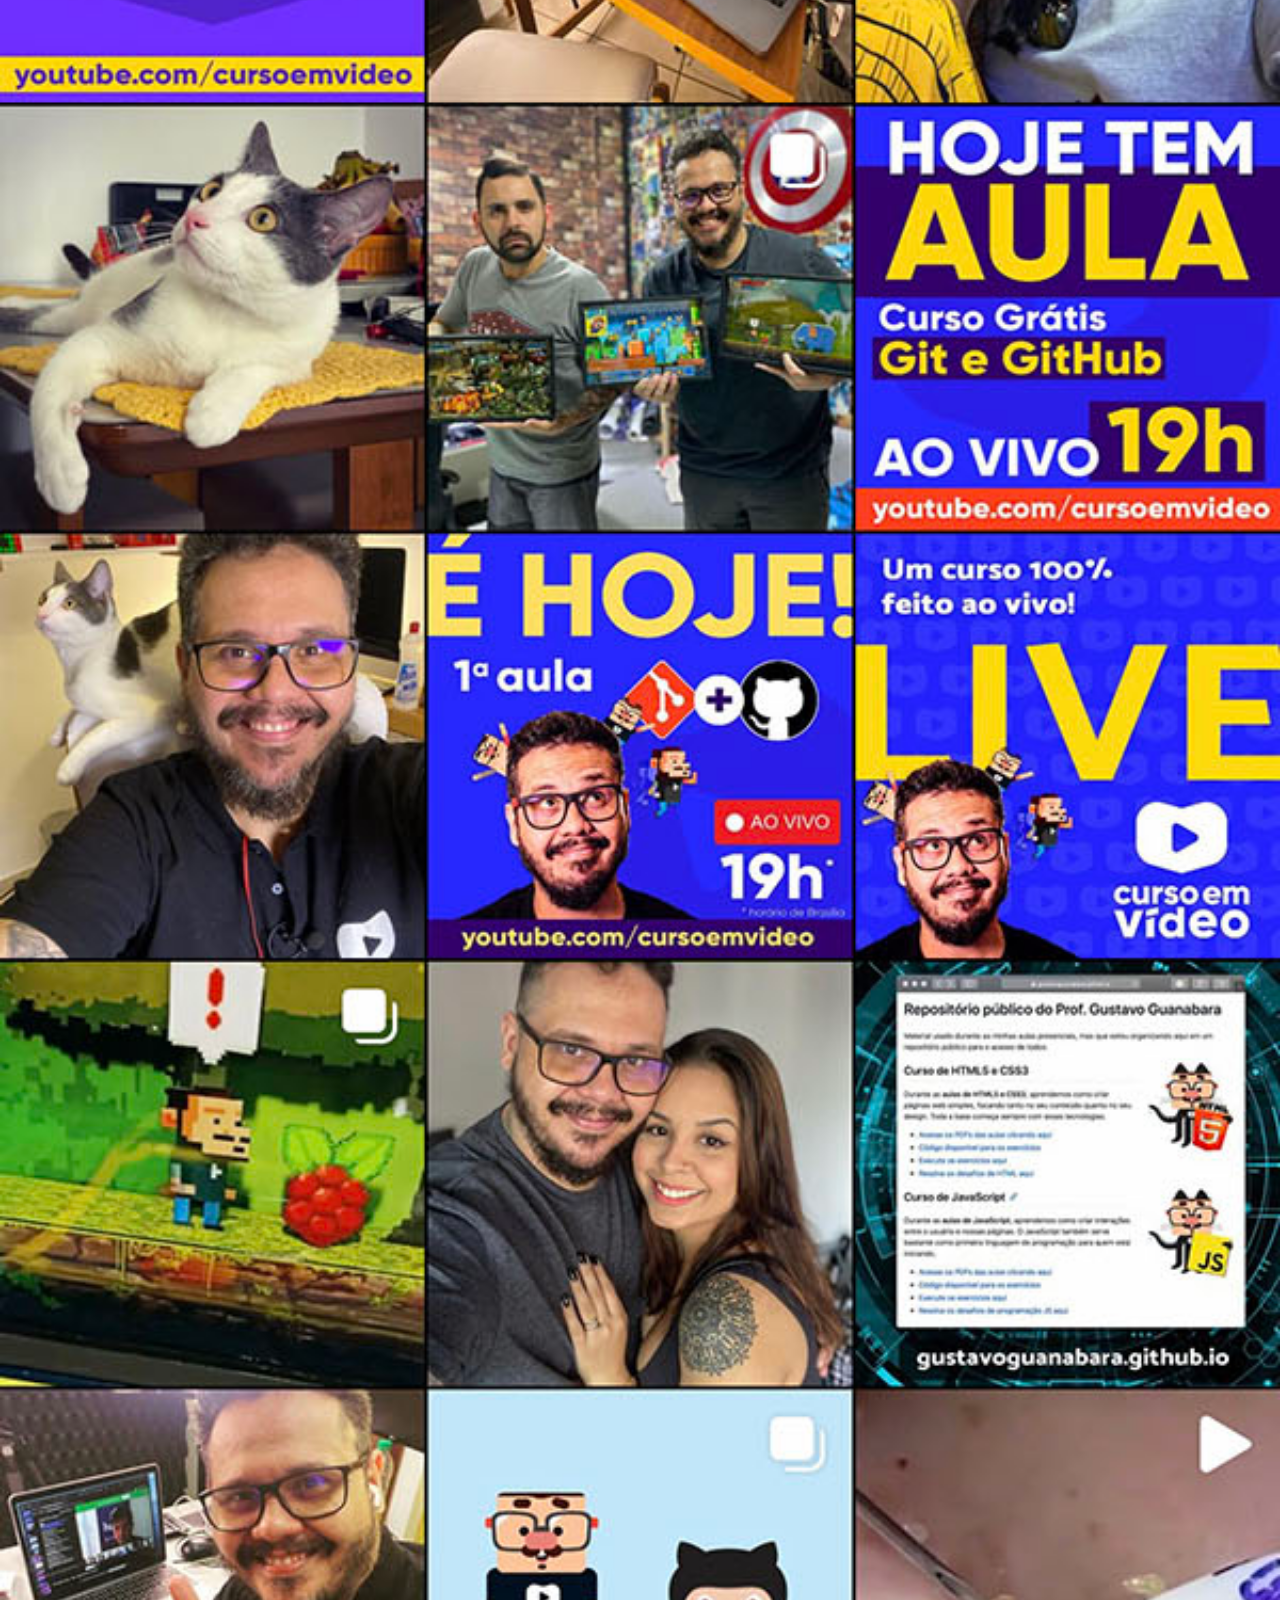
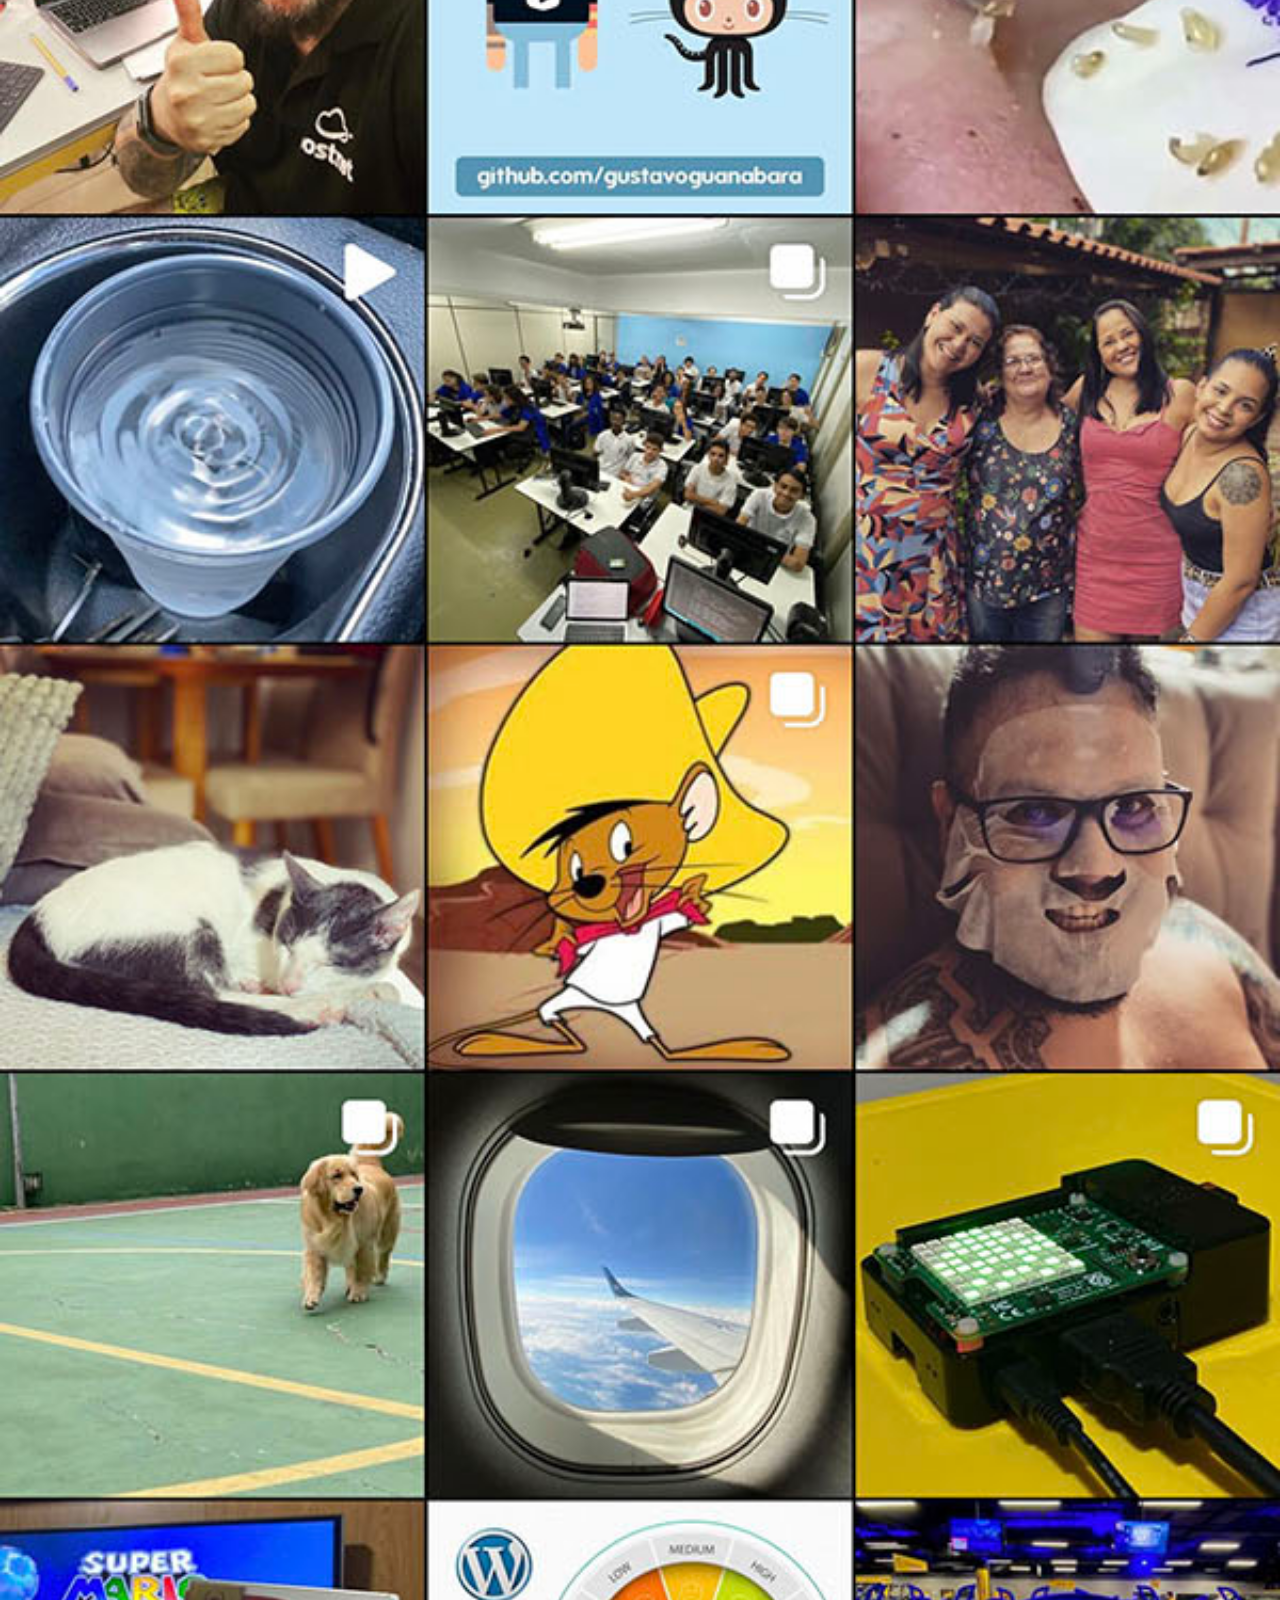
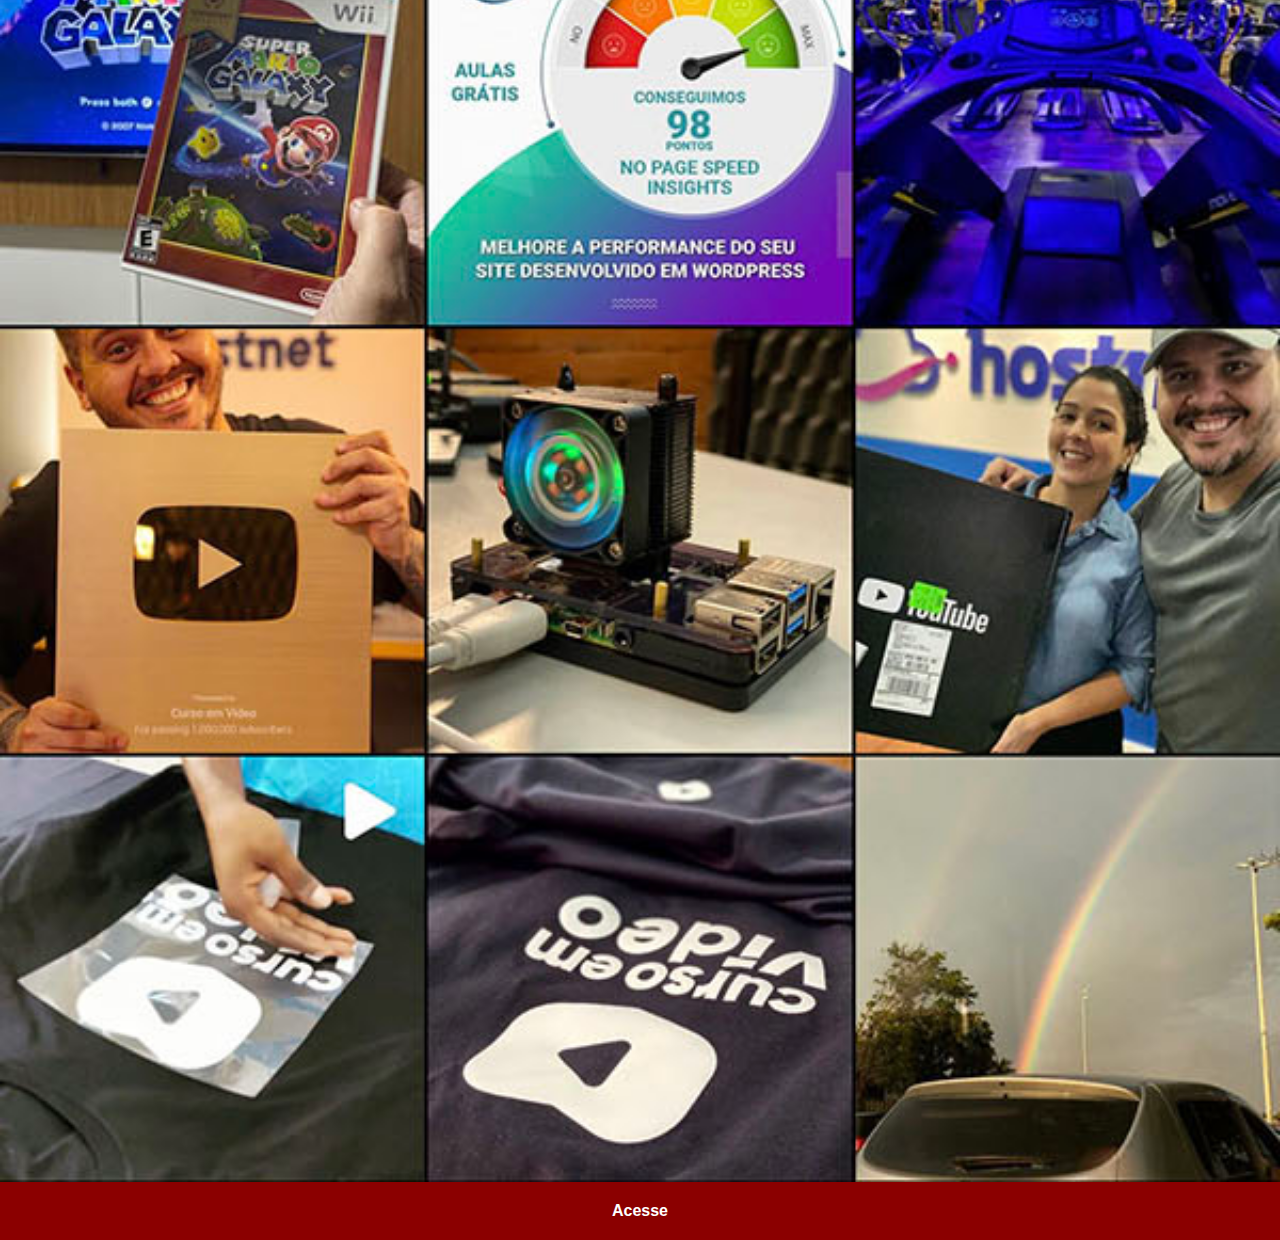
<file: Instagram.html>
<html lang="pt-br">
<head>
    <meta charset="UTF-8">
    <meta http-equiv="X-UA-Compatible" content="IE=edge">
    <meta name="viewport" content="width=device-width, initial-scale=1.0">
    <title>Instagram</title>
    <link rel="stylesheet" href="estilos/social.css">
</head>
<body>
    <img src="pacote-d013/imagens/tela-instagram.jpg" alt="tela Instagram">
    <a href="https://www.instagram.com/" target="_blank"> Acesse</a>
</body>
</html>
</file>
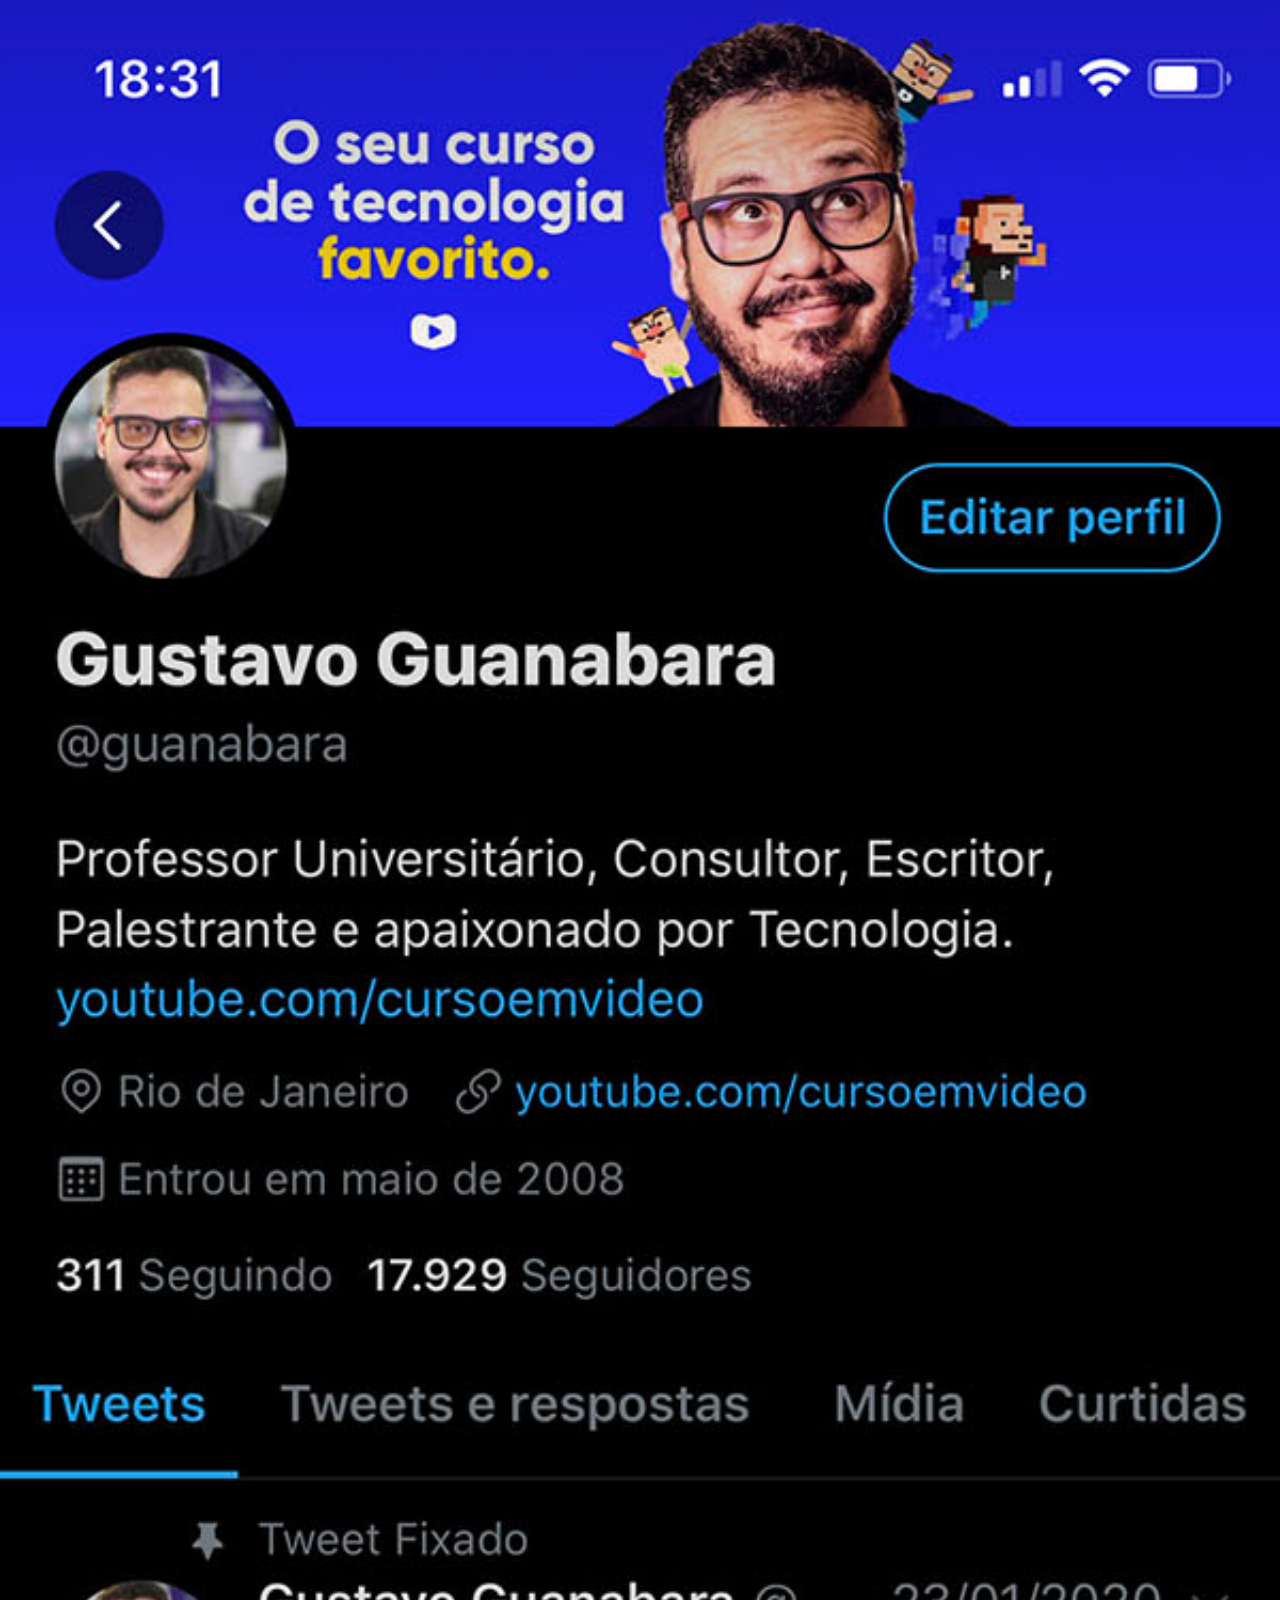
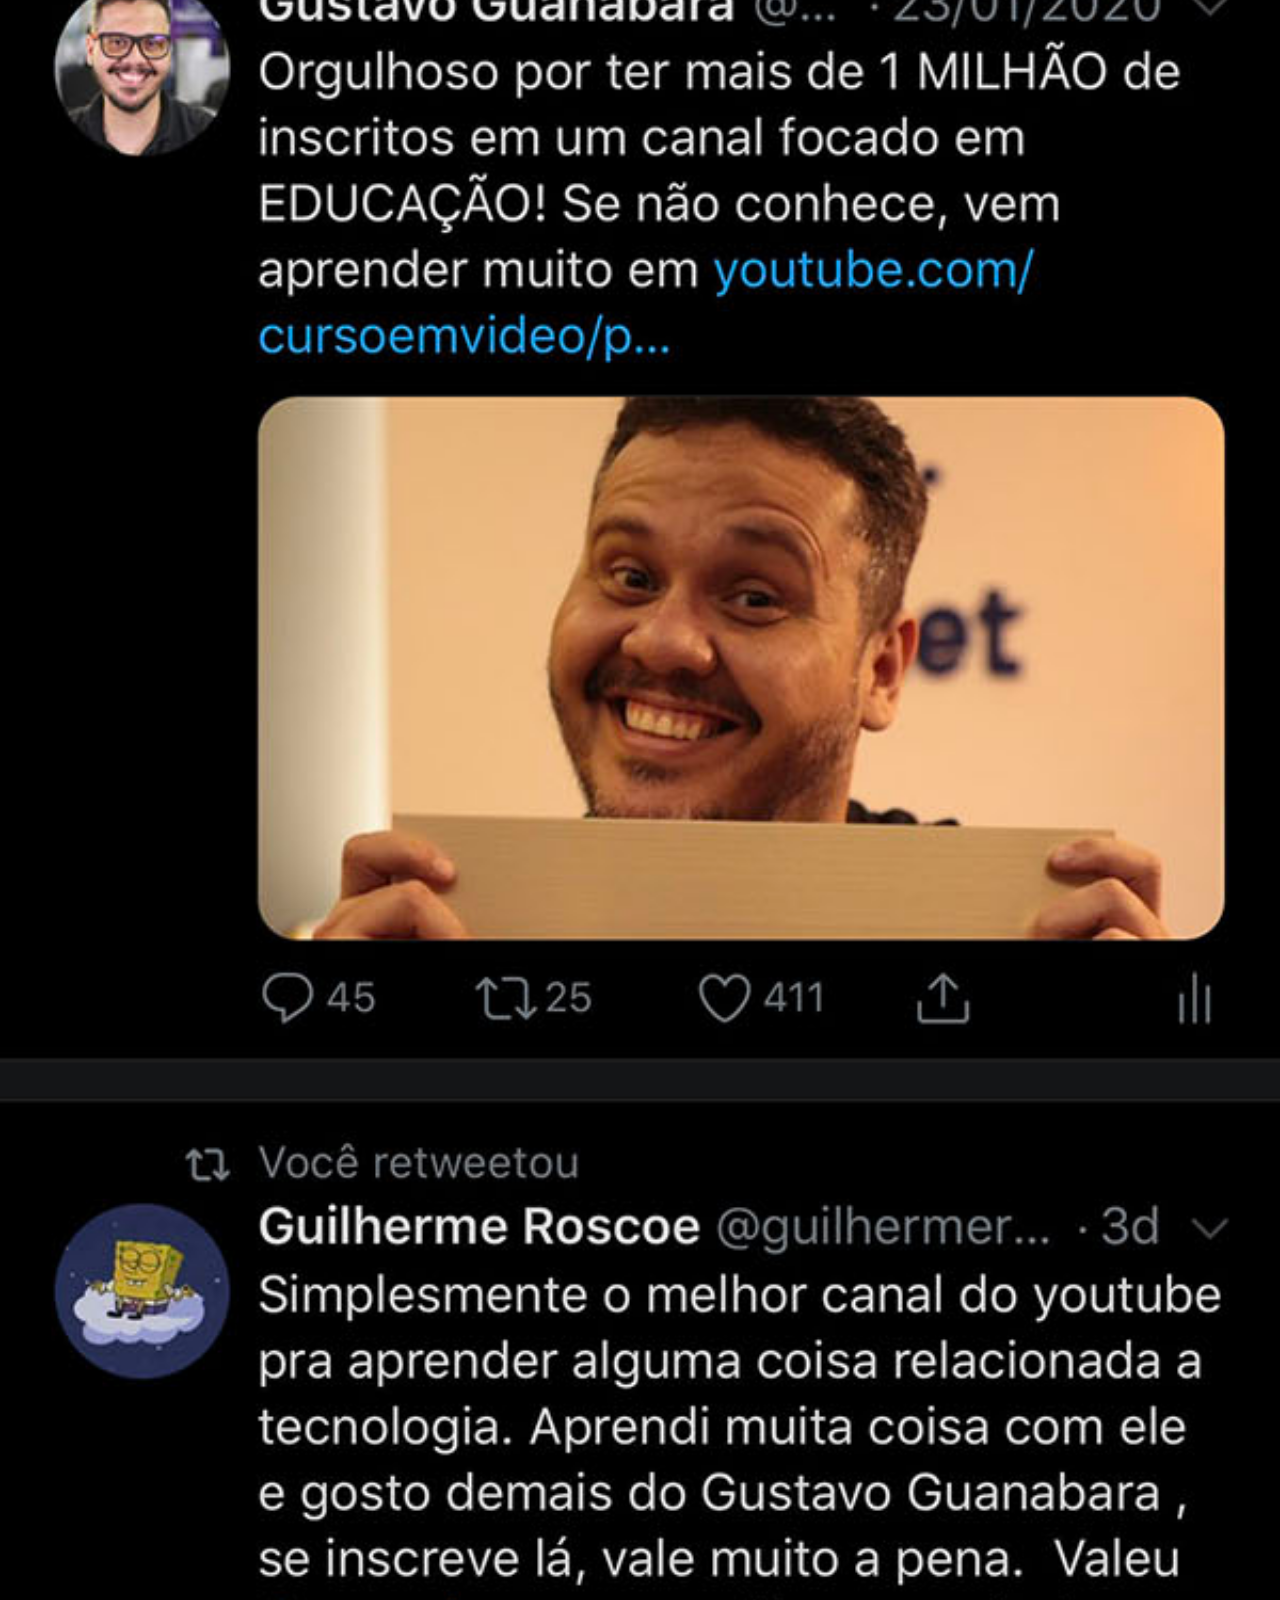
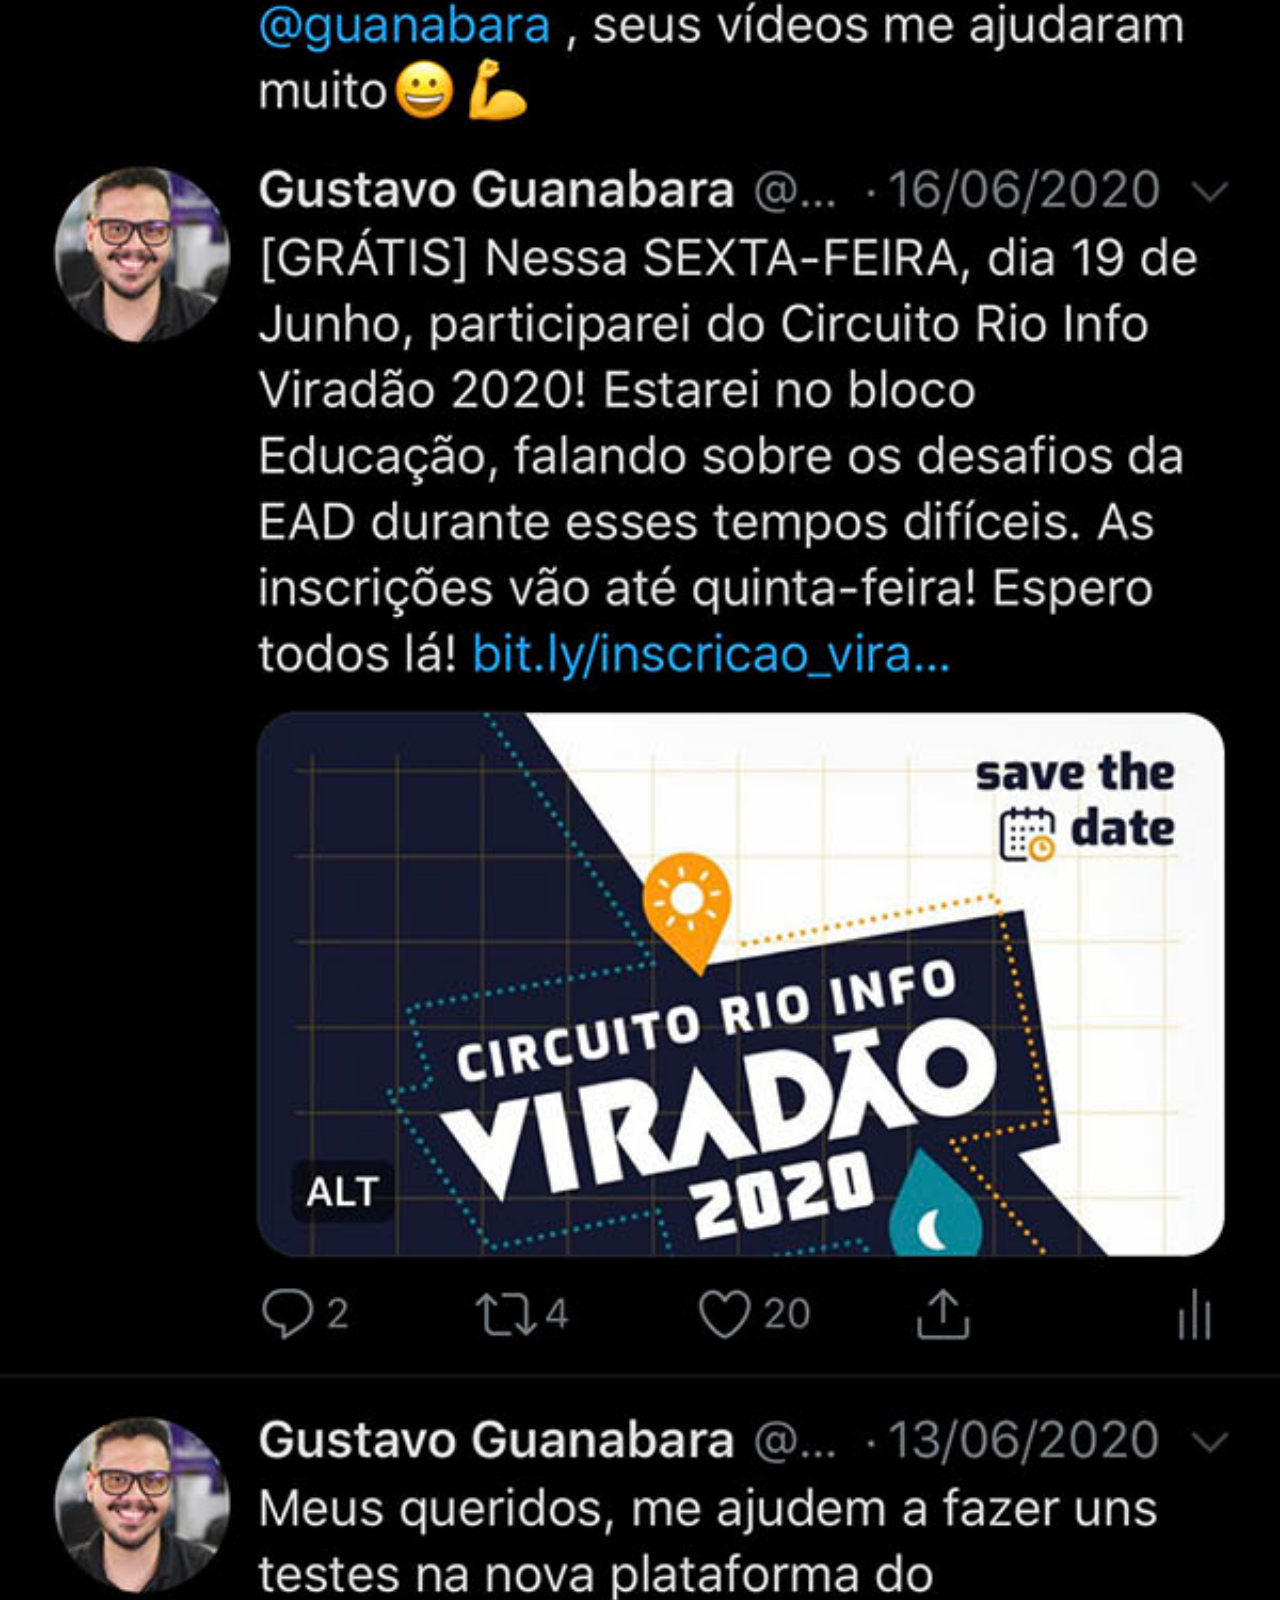
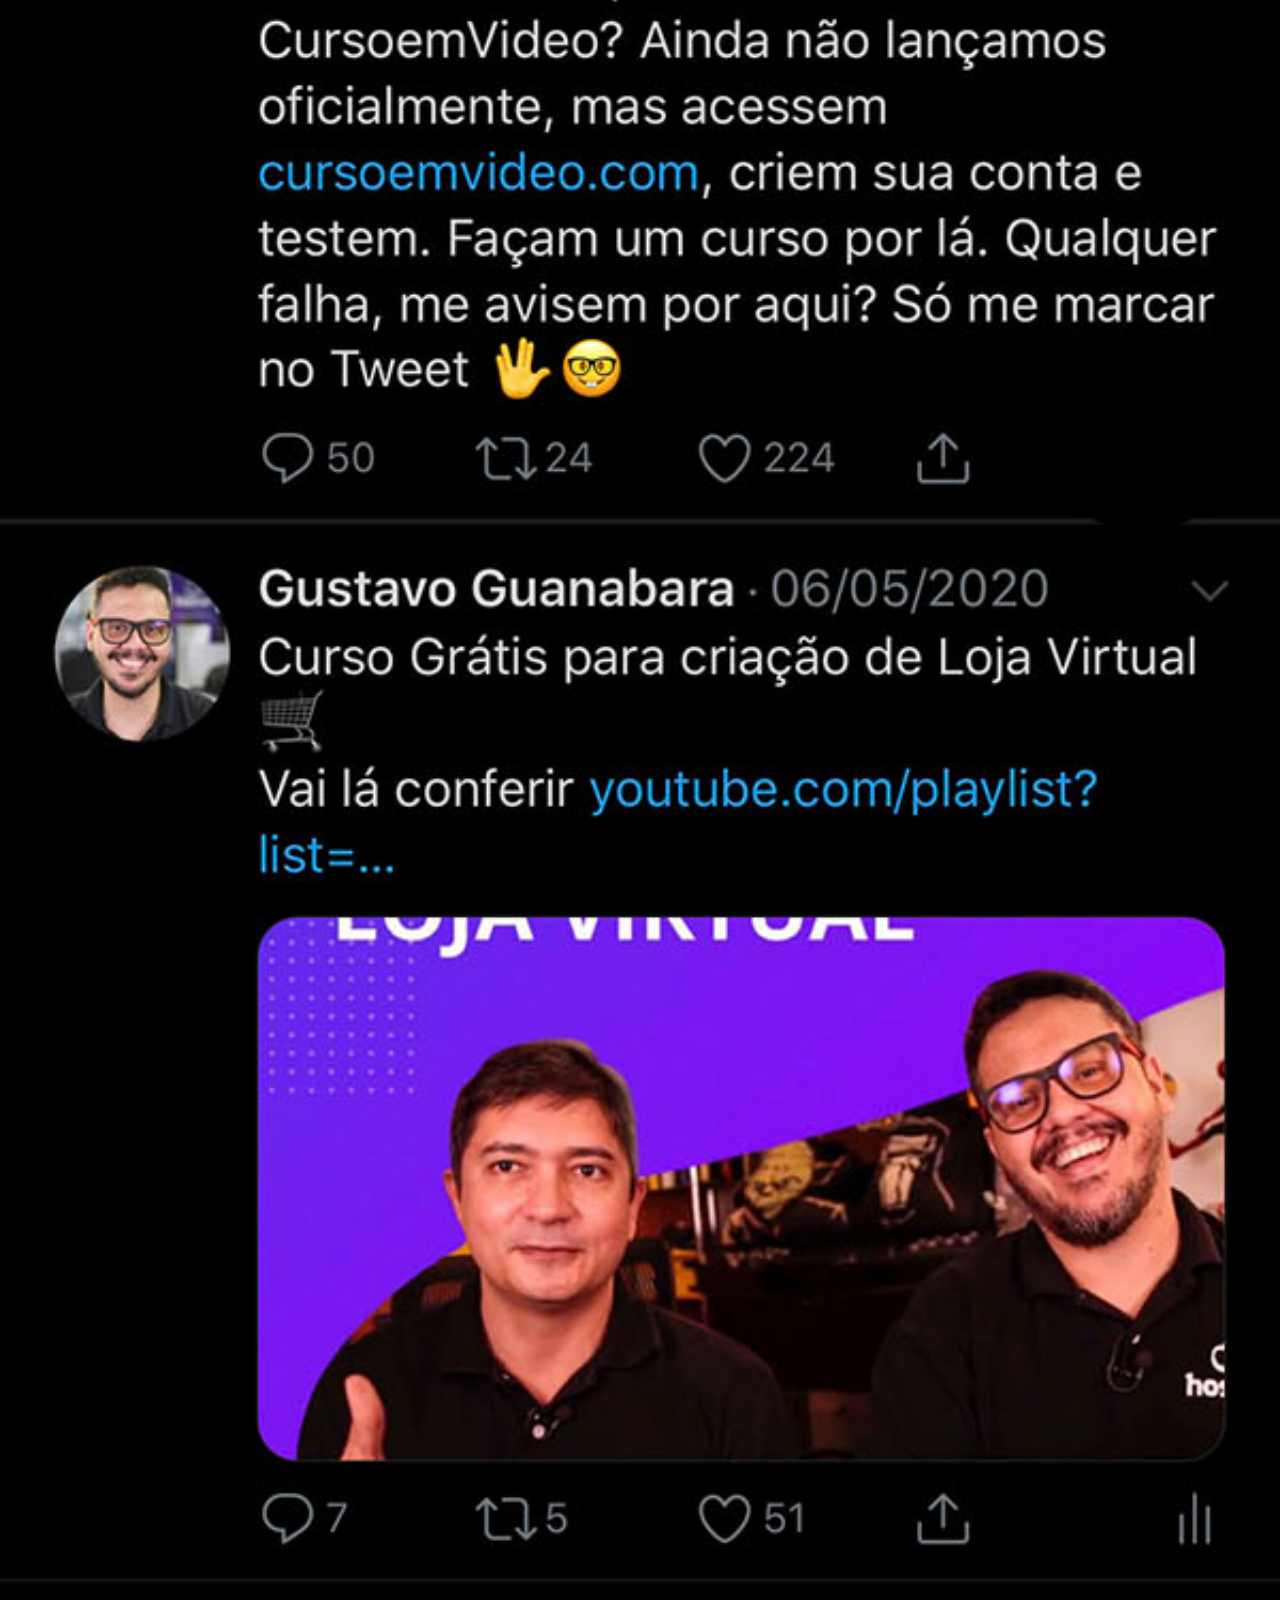
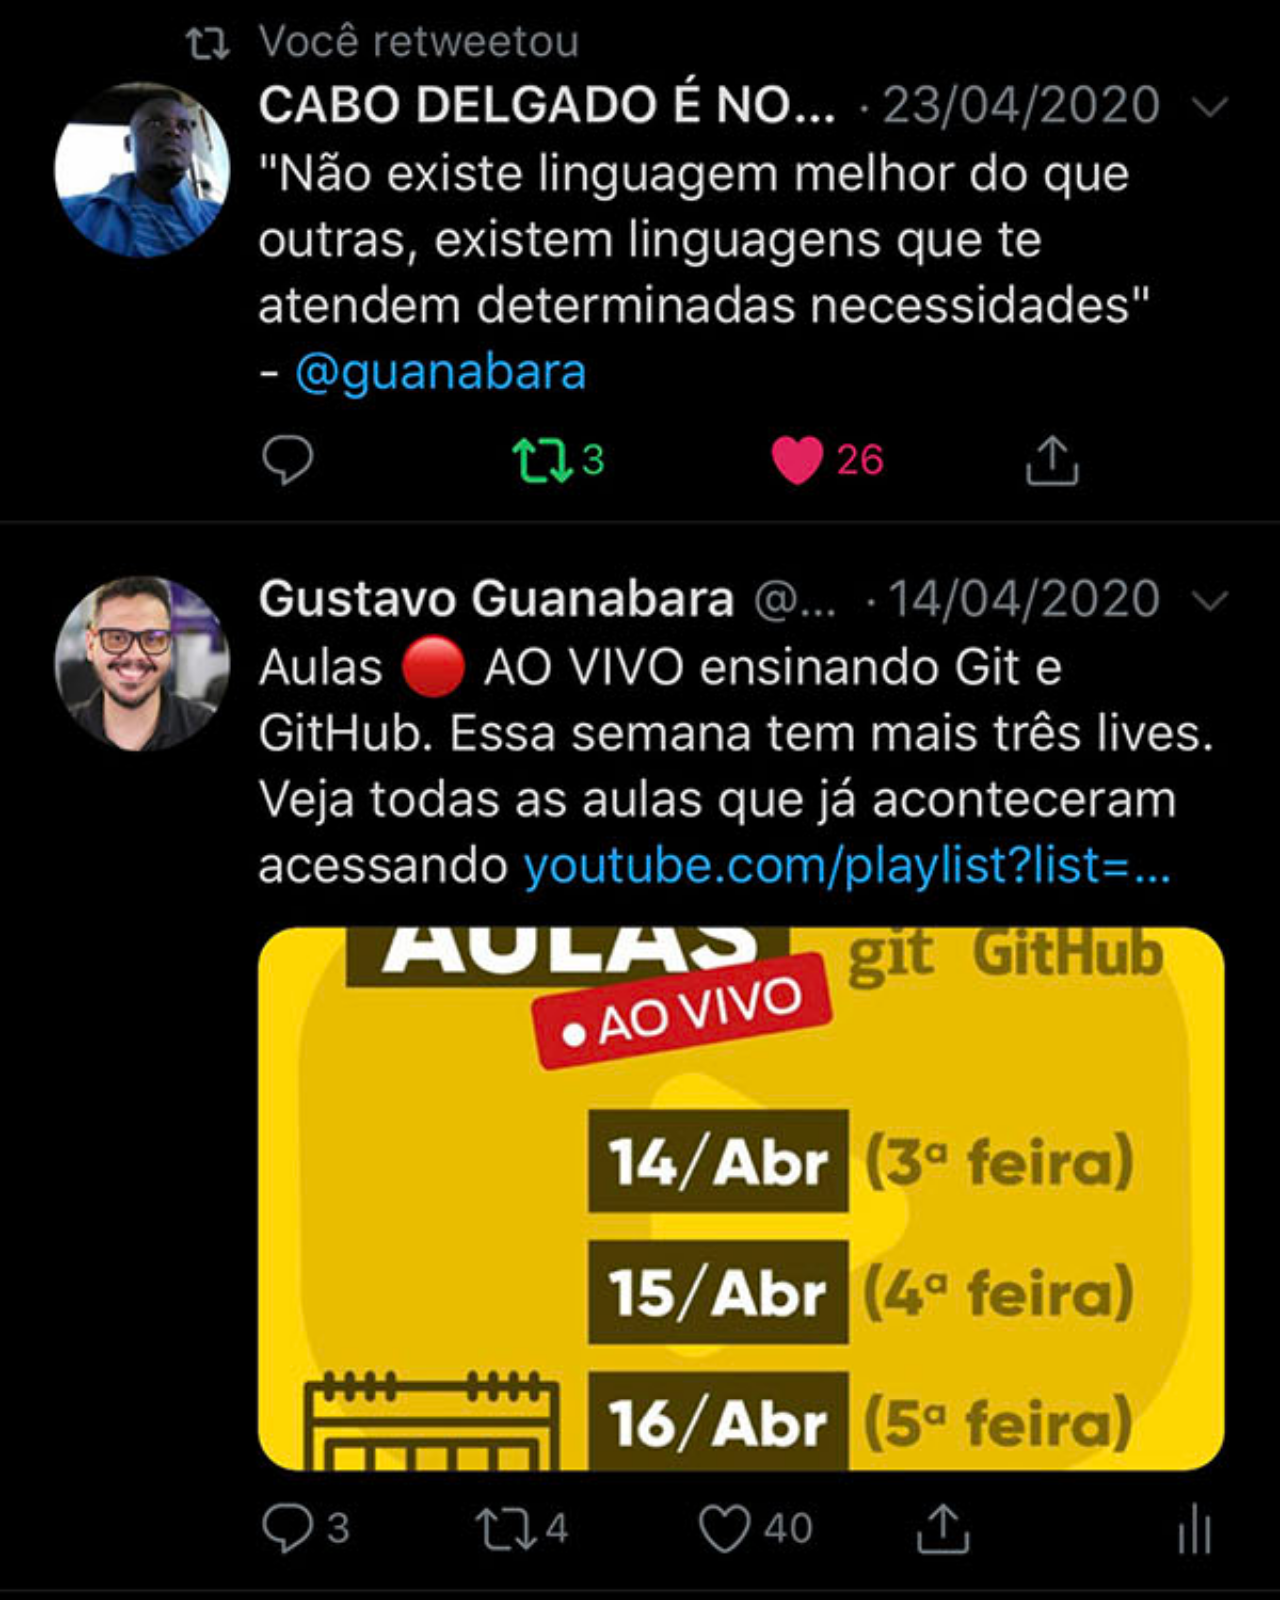
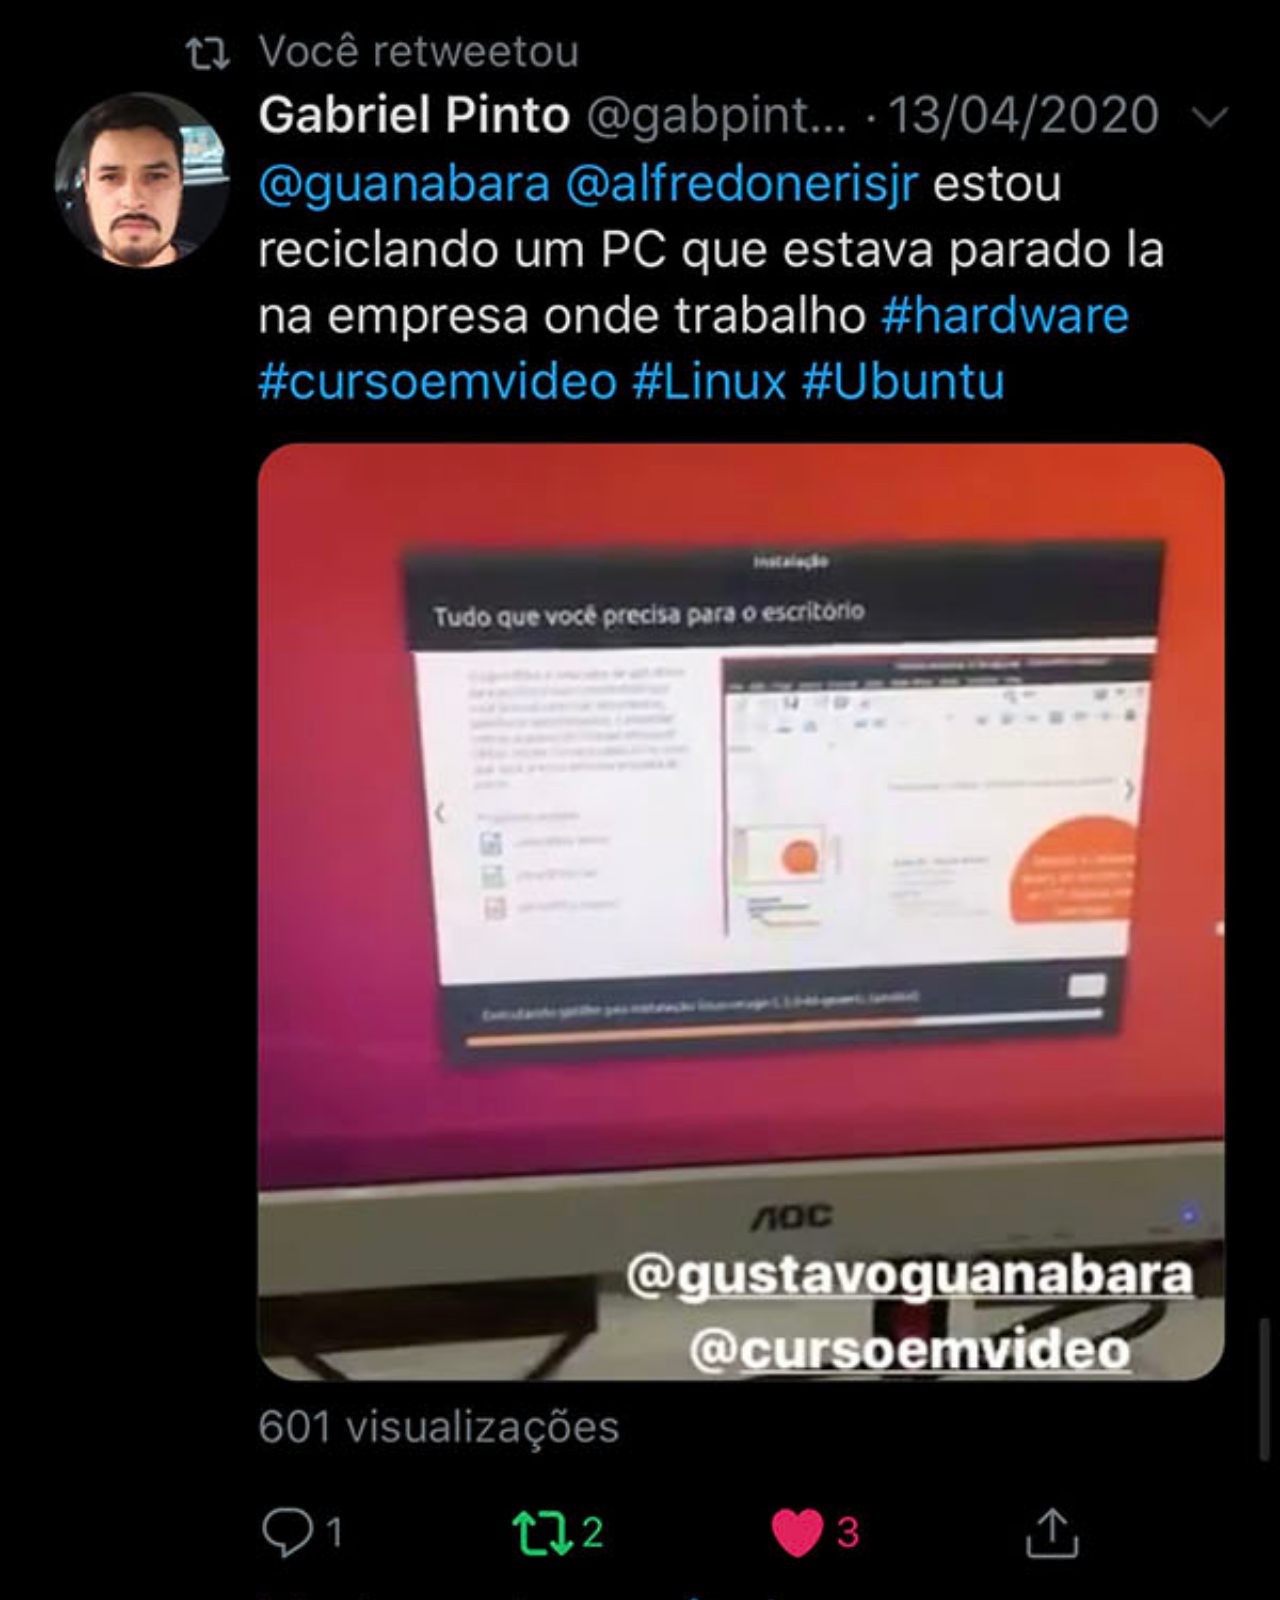
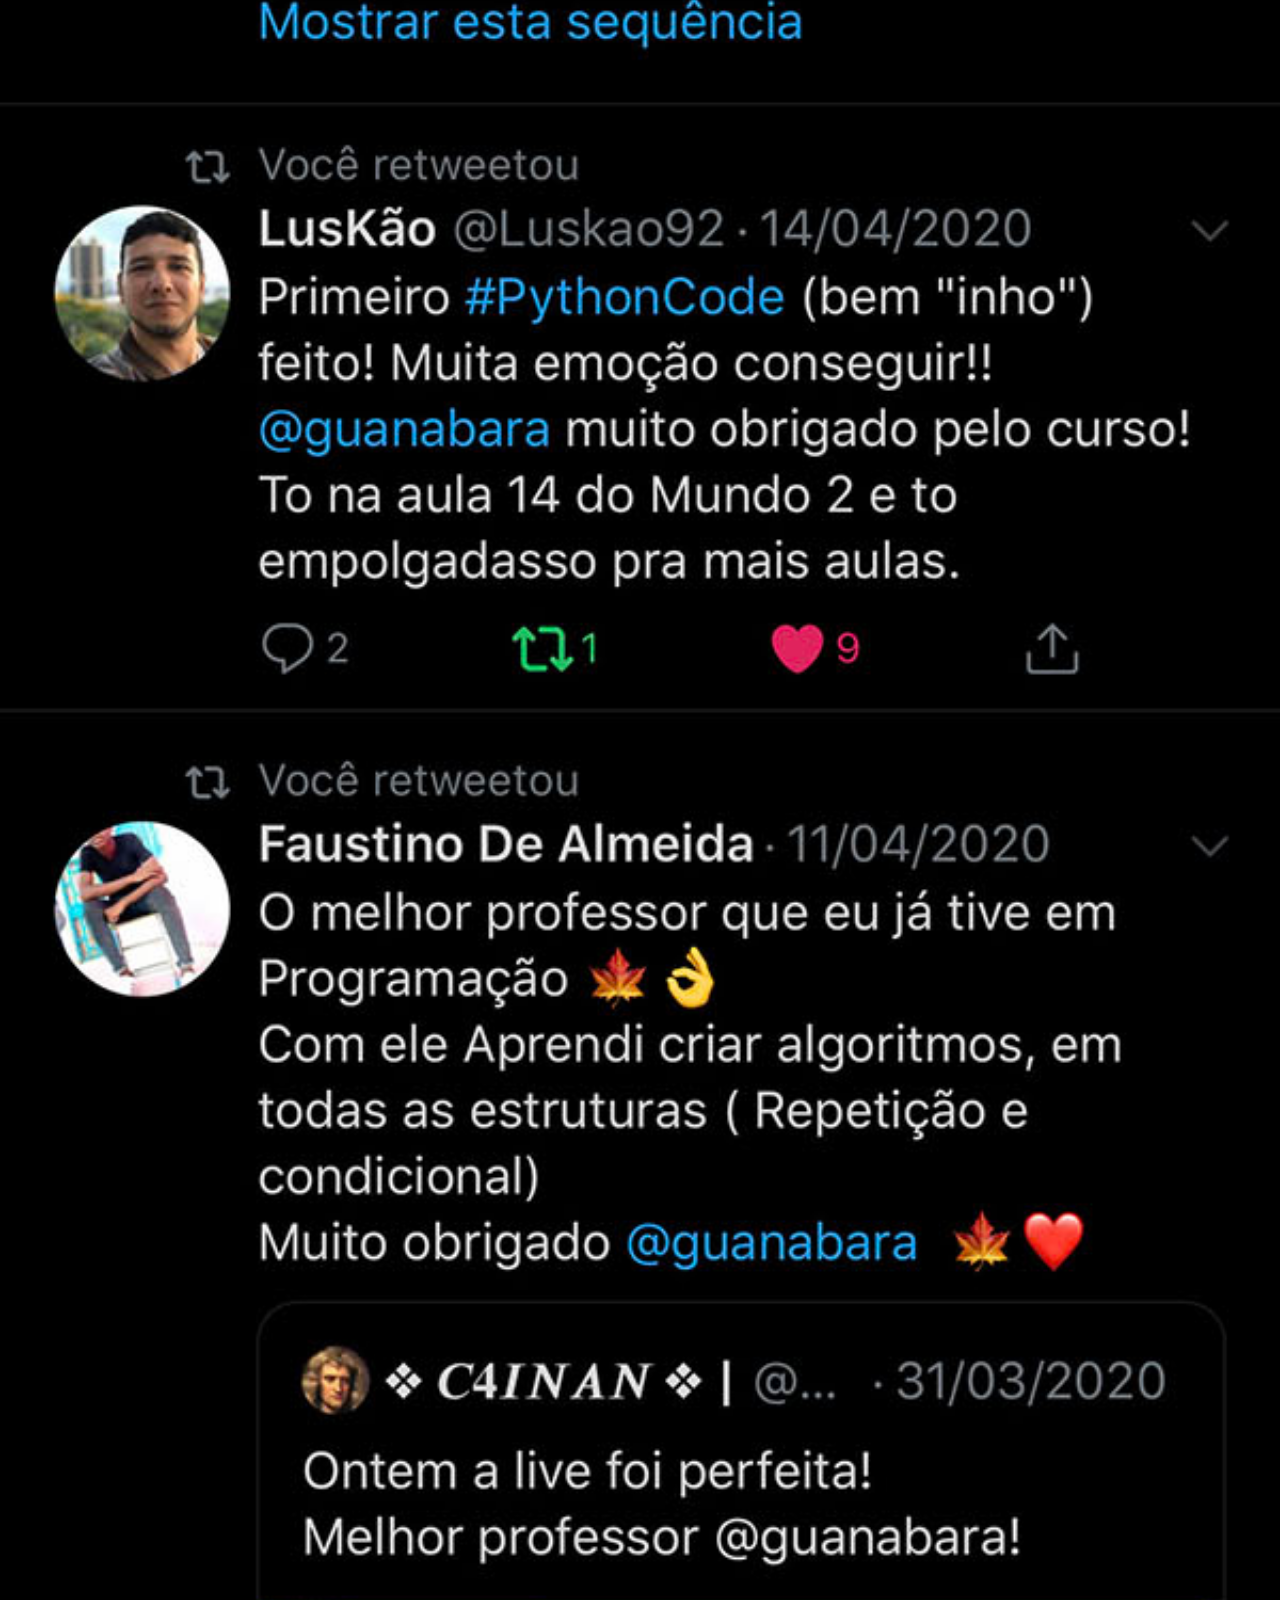
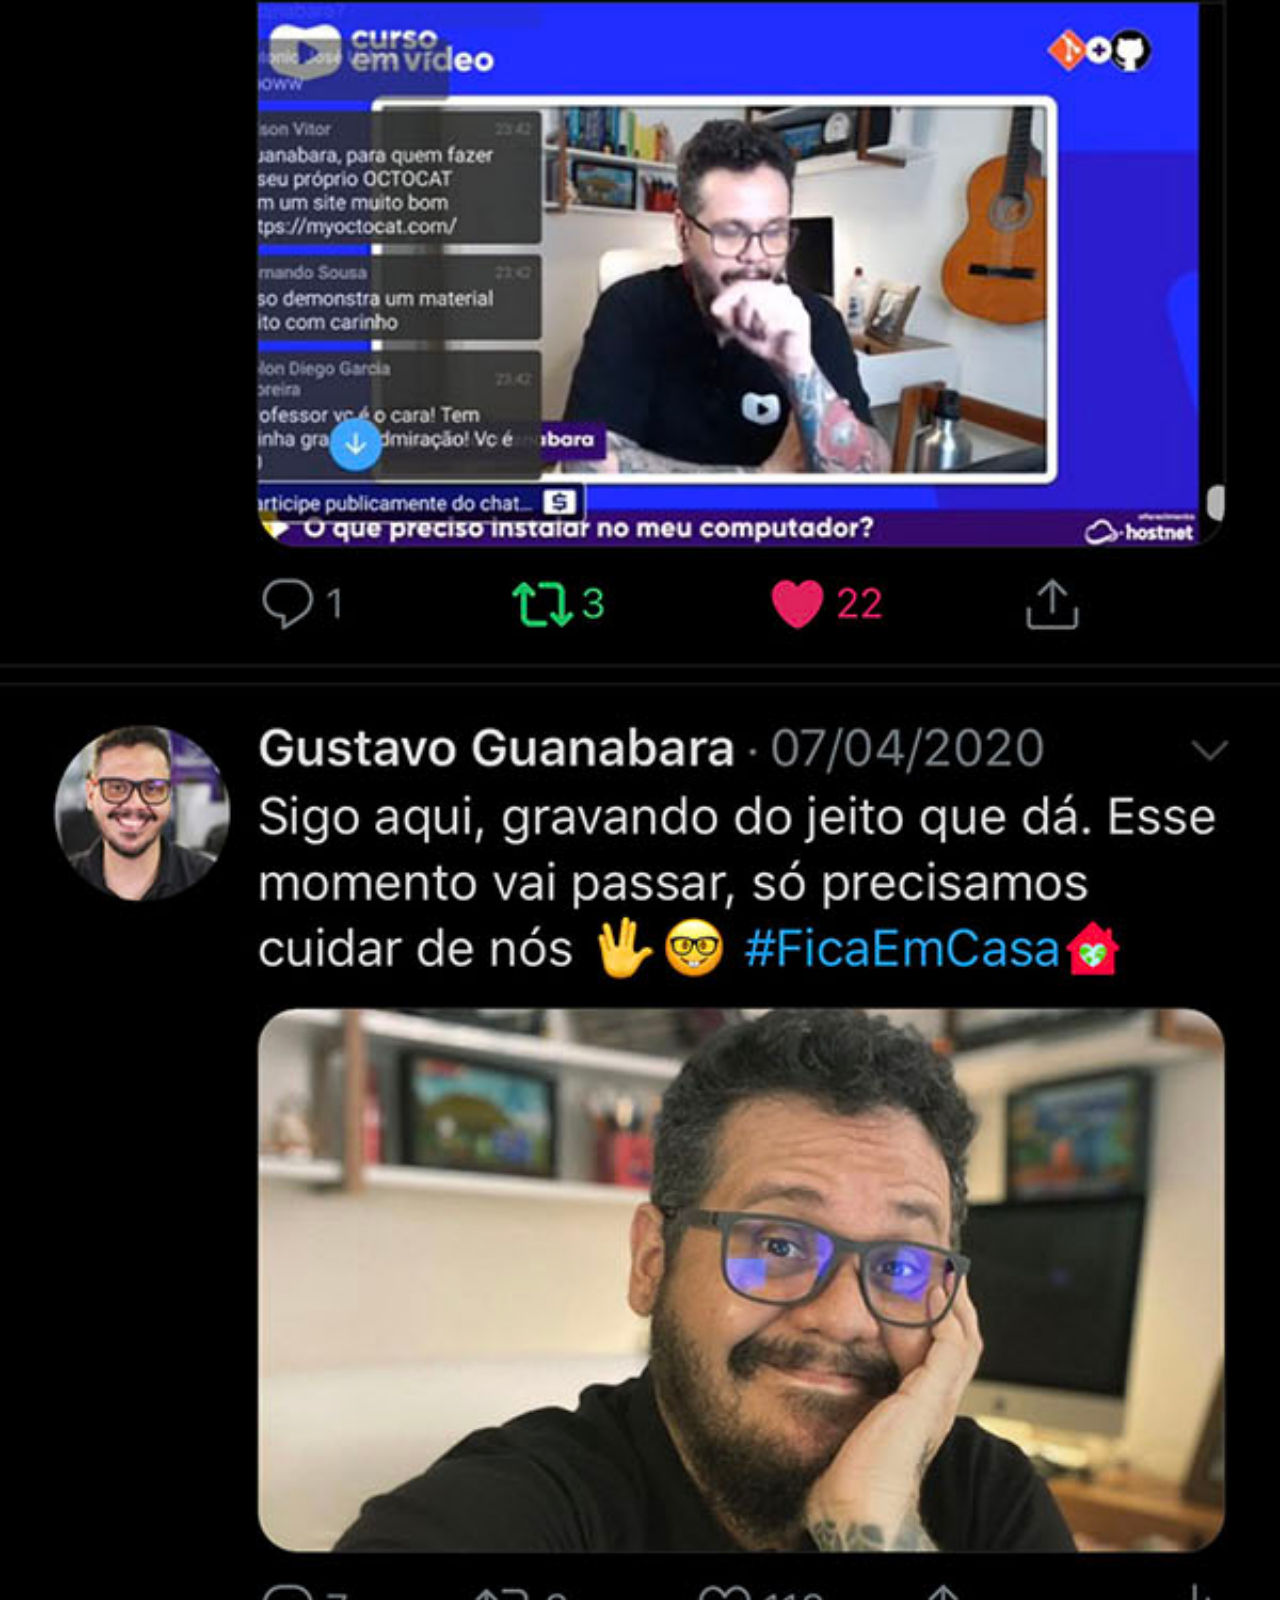
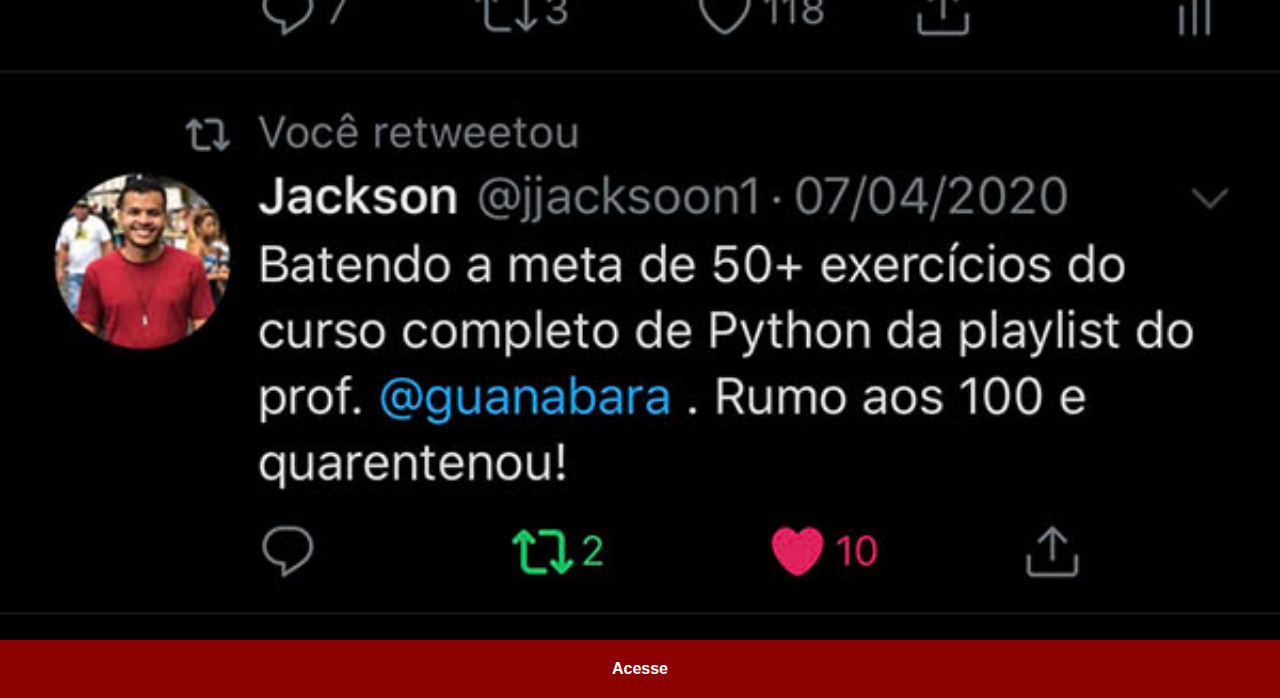
<file: twitter.html>
<html lang="pt-br">
<head>
    <meta charset="UTF-8">
    <meta http-equiv="X-UA-Compatible" content="IE=edge">
    <meta name="viewport" content="width=device-width, initial-scale=1.0">
    <title>twitter</title>
    <link rel="stylesheet" href="estilos/social.css">
</head>
<body>
    <img src="pacote-d013/imagens/tela-twitter.jpg" alt="tela-twitter">
    <a href="https://twitter.com/" target="_blank">Acesse</a>
</body>
</html>
</file>
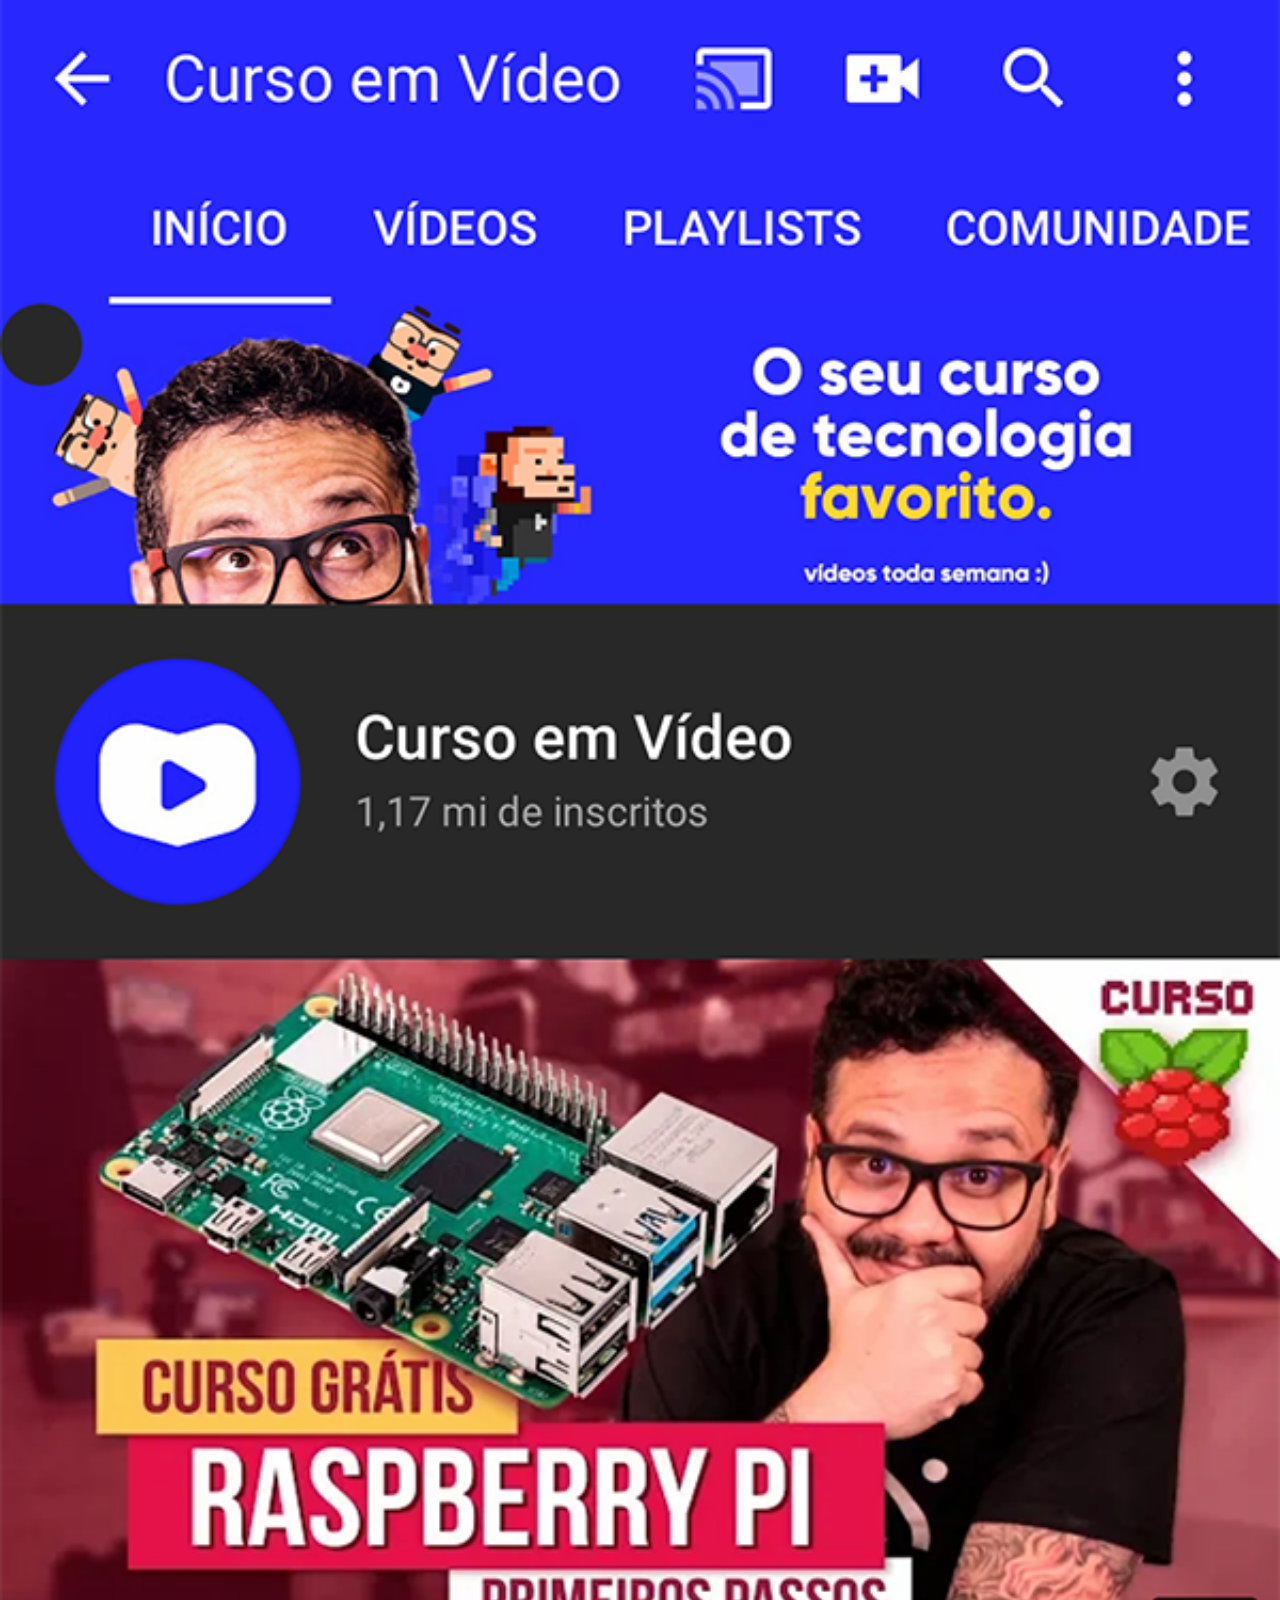
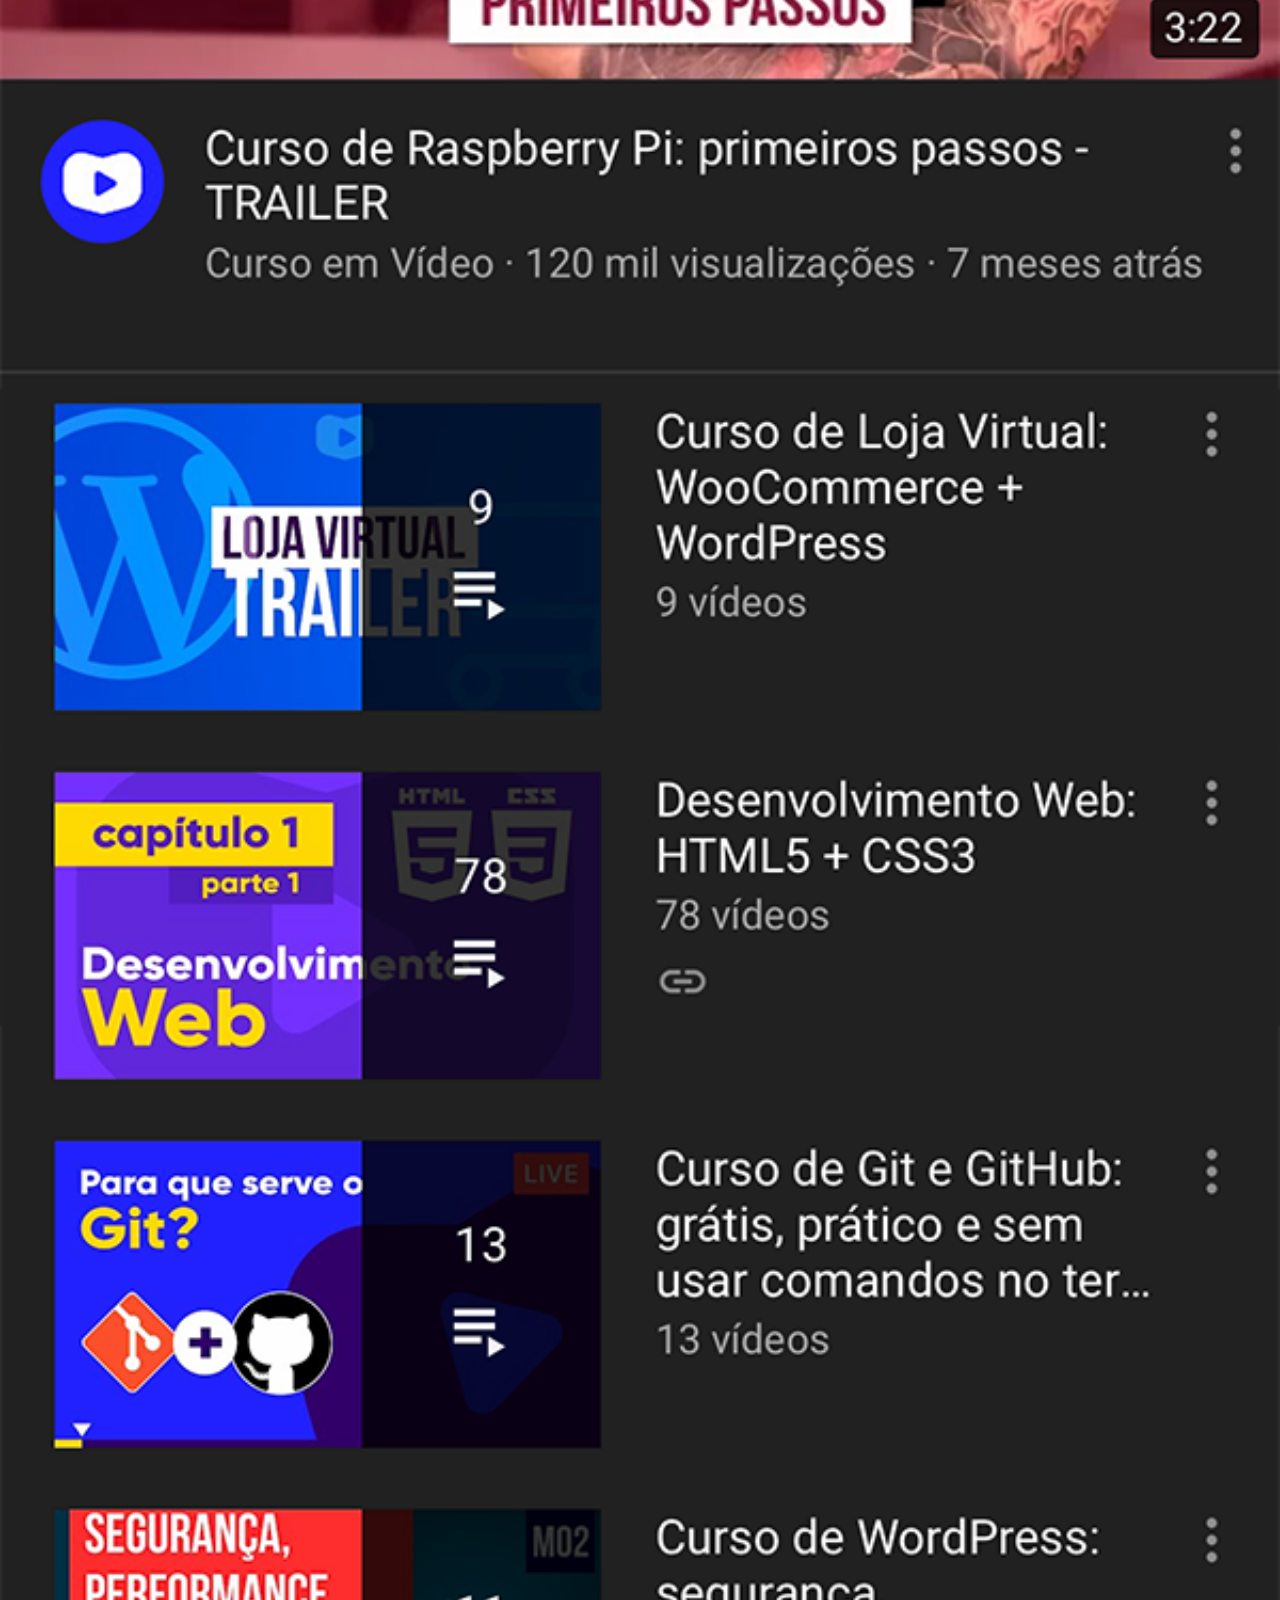
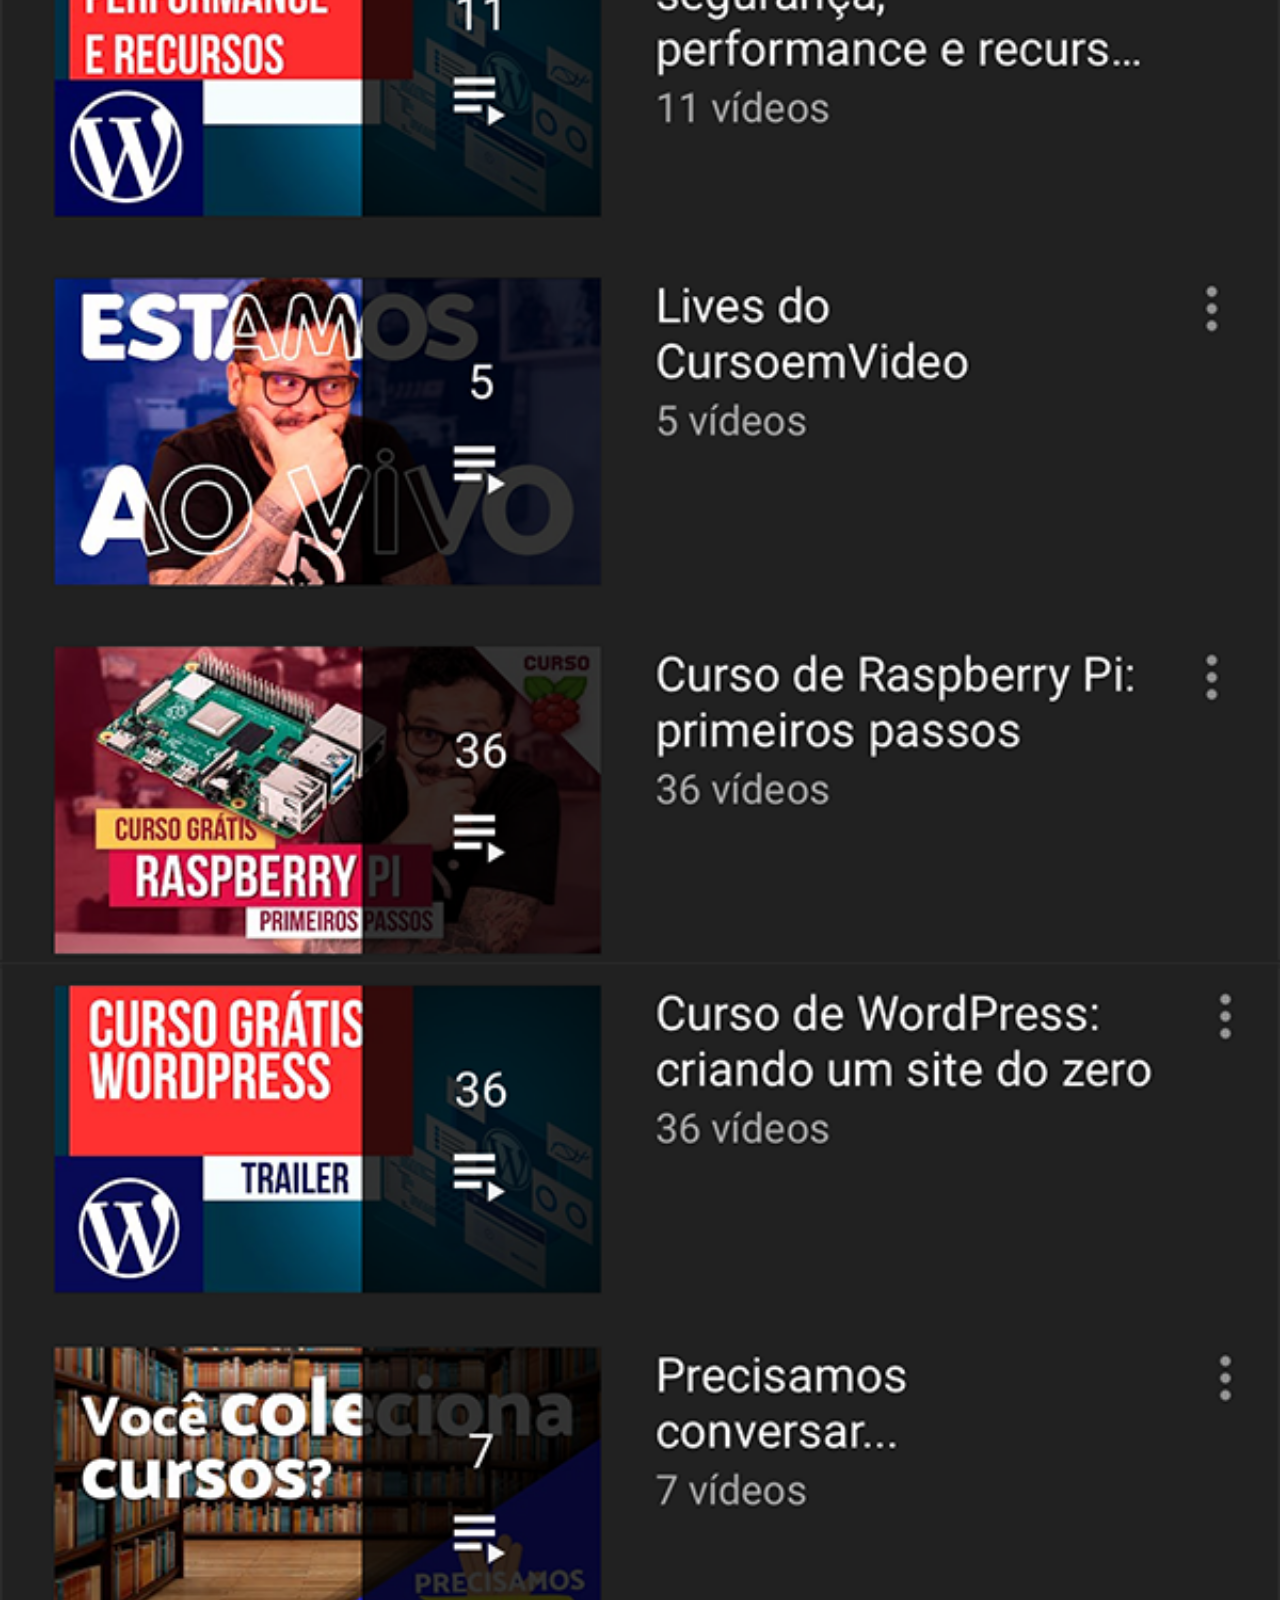
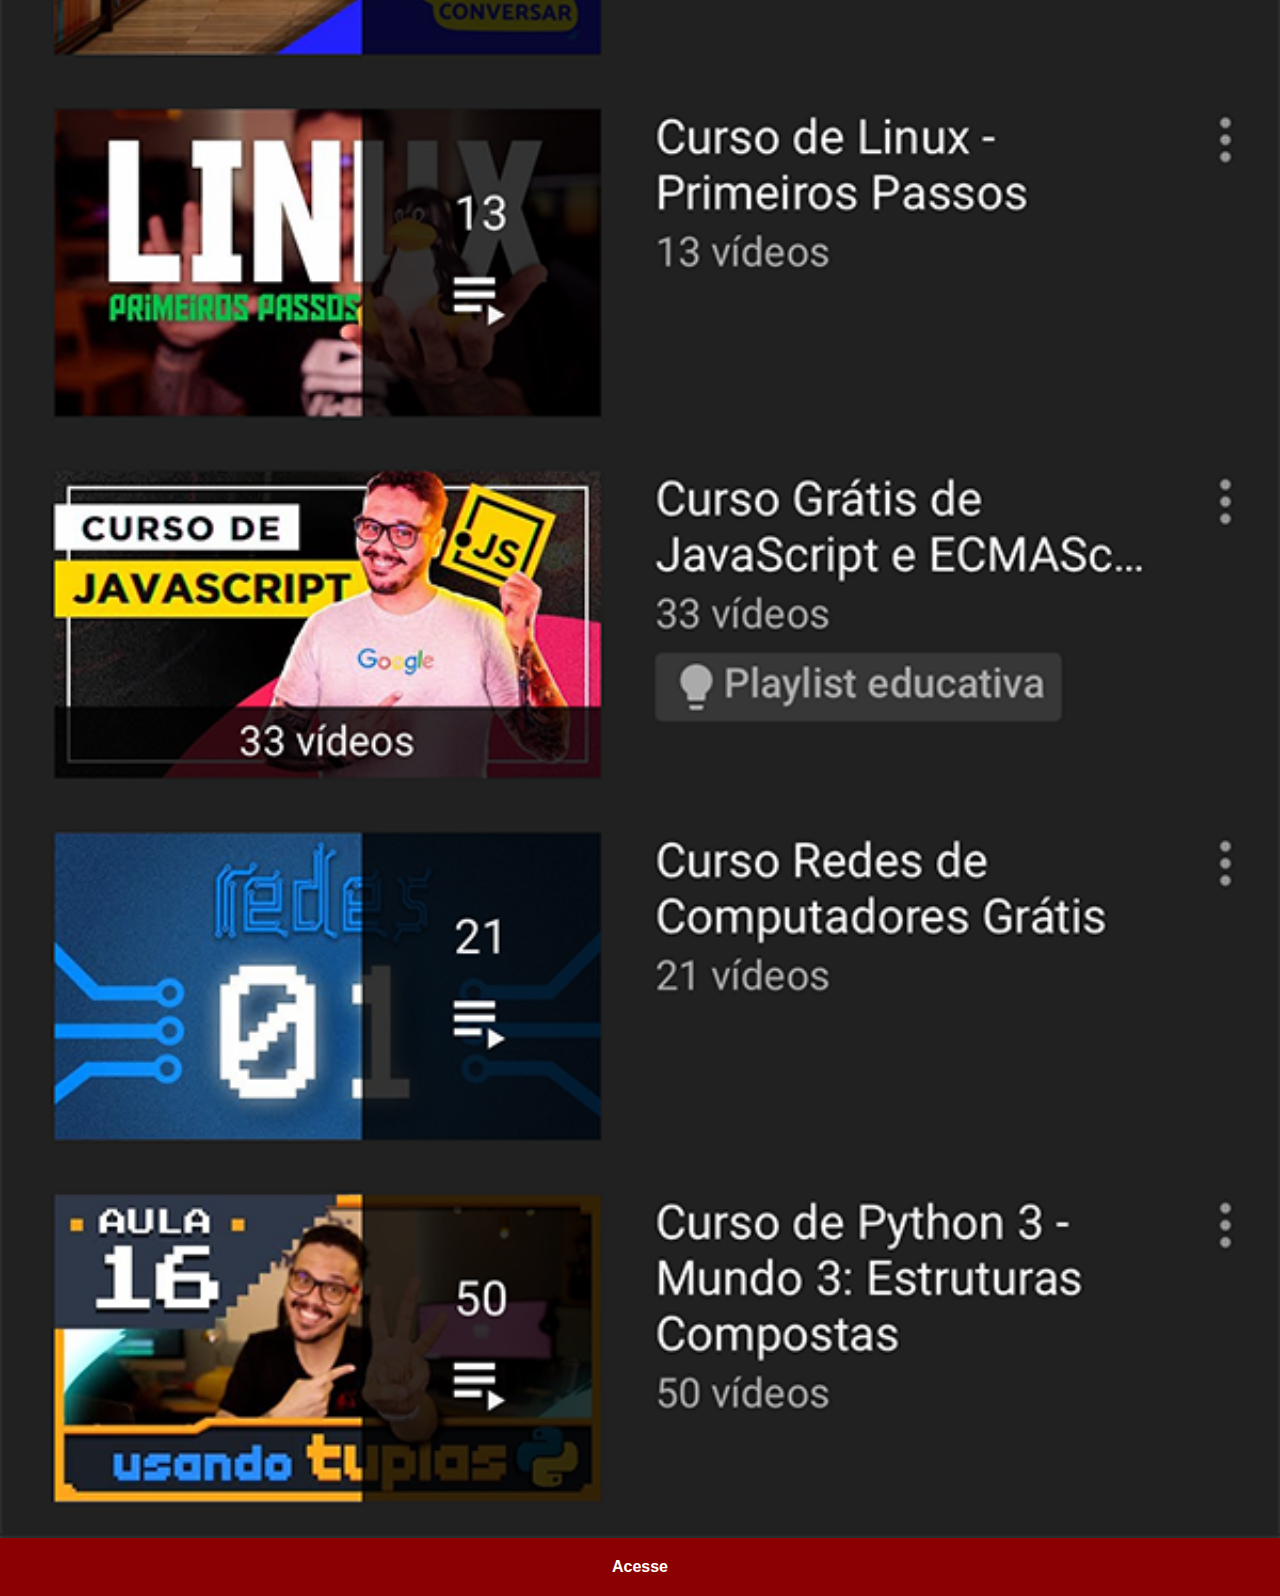
<file: youtube.html>
<html lang="pt-br">
<head>
    <meta charset="UTF-8">
    <meta http-equiv="X-UA-Compatible" content="IE=edge">
    <meta name="viewport" content="width=device-width, initial-scale=1.0">
    <title>YouTube</title>
    <link rel="stylesheet" href="estilos/social.css">
</head>
<body>
    <img src="pacote-d013/imagens/tela-youtube.png" alt="YouTube">
    <a href="https://www.youtube.com/c/CursoemV%C3%ADdeo/playlists" target="_blank">Acesse</a>
</body>
</html>
</file>
<file: style.css>
@charset "utf-8";

*{
    margin: 0px;
    padding: 0px;
    font-family:Arial, Helvetica, sans-serif;
}

html,body{
    height: 100vh;
    width: 100vw;
    background-color: #000000;
}

body{
    background: url('pacote-d013/imagens/fundo-madeira.jpg') no-repeat top center;
    background-size: cover;
    background-attachment: fixed;
}

main{
    position: relative;
    height: 100vh;
}

section#telefone{
    position: absolute;
    top: 50%;
    left: 50%;
    transform: translate(-50%, -50%);

    height: 627px;
    width: 311px;
    background: url('pacote-d013/imagens/frame-iphone.png');
    background-repeat: no-repeat;
    background-size: cover;
}

iframe#tela{
    position: relative;
    top: 80px;
    left: 22px;
    width: 267px;
    height: 471px;
}   

section#redes-sociais{
    text-align: right;
}

section#redes-sociais img{
    width: 50px;
    margin: 10px;
    border-radius: 50%;
    box-shadow: 2px 2px 5px rgba(0, 0, 0, 0.400);
    box-sizing: border-box;
}

section#redes-sociais img:hover{
    border: 2px solid rgba(255, 255, 255, 0.637);
    transform: translate(-3px, -3px);
    box-shadow: 5px 5px 10px rgba(0,0,0,0.623);
    transition: transform .3s;
}
</file>
<file: estilos/social.css>
@charset "UTF-8";

*{
    margin: 0px;
    padding: 0px;
    font-family: Arial, Helvetica, sans-serif;
}

::-webkit-scrollbar{
    width: 0px;
    height: 0px;
}

img{
    width: 100vw;
}

a{
    color: white;
    display: block;
    background-color: darkred;
    padding: 20px;
    text-align: center;
    font-weight: bolder;
    text-decoration: none;
}

a:hover{
    background-color: red;
}
</file>
